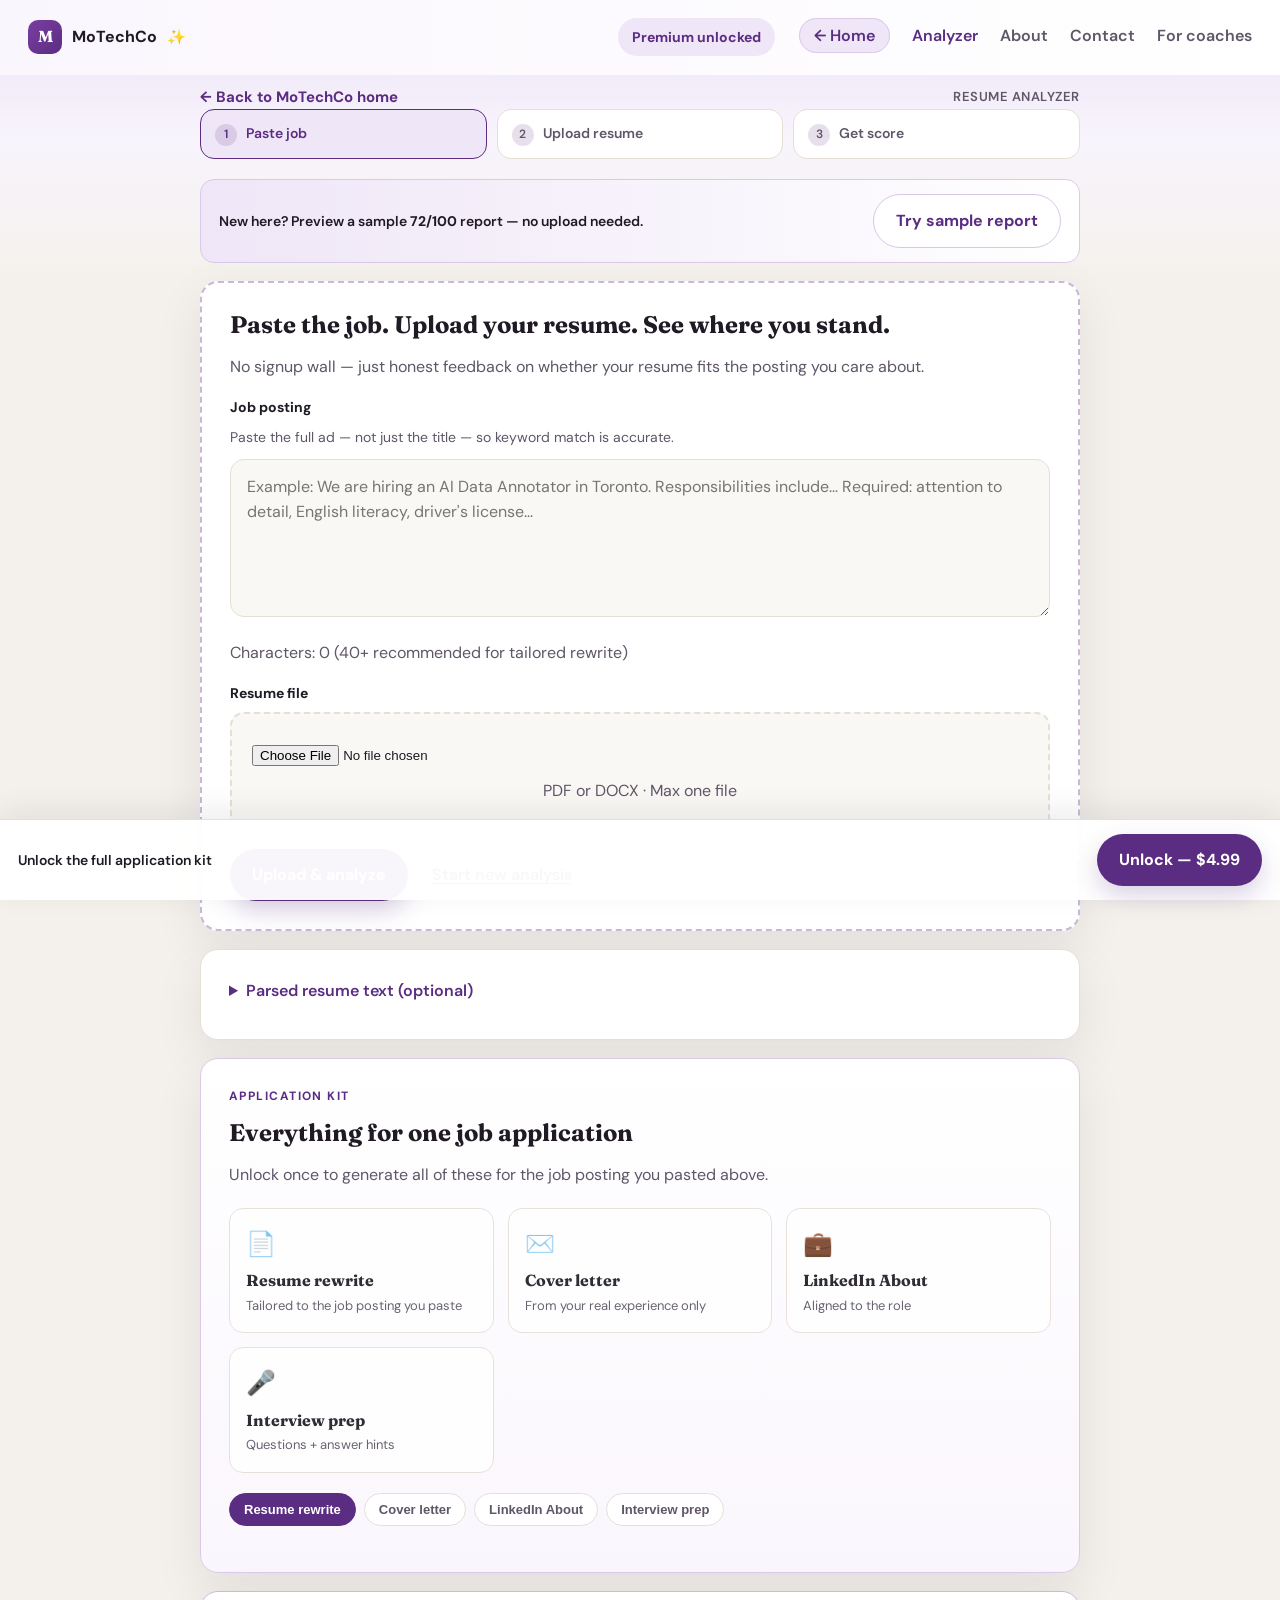
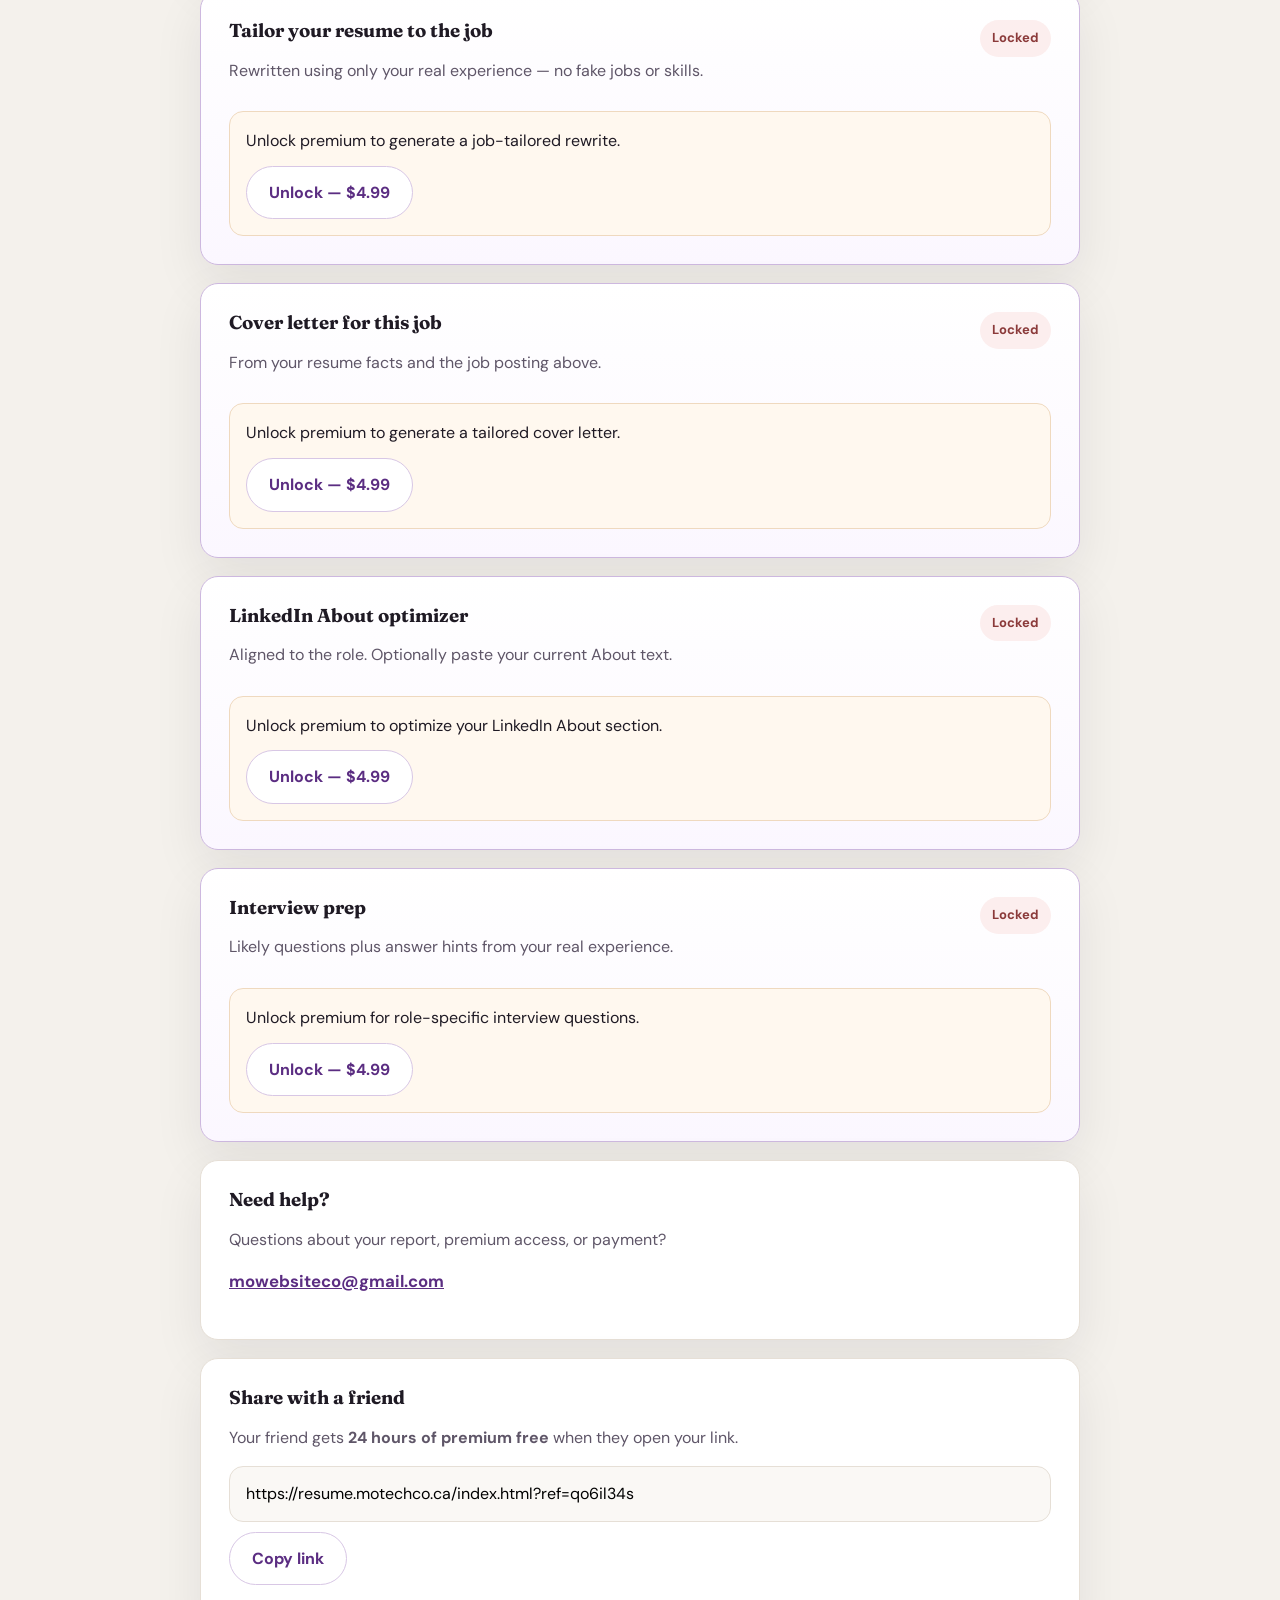
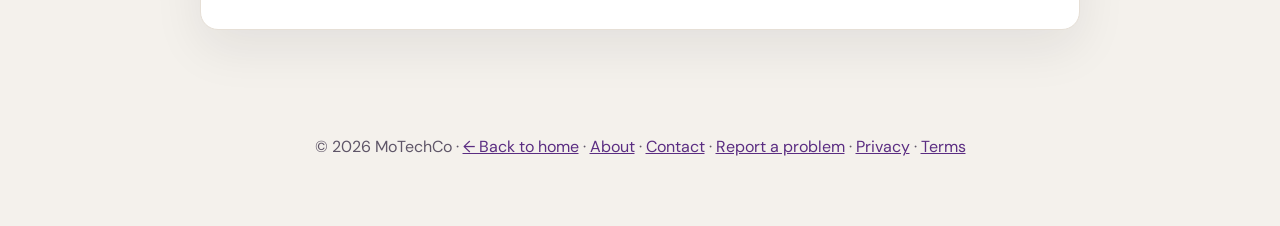
<file: index.html>
<!DOCTYPE html>
<html lang="en">
<head>
  <meta charset="UTF-8" />
  <meta name="viewport" content="width=device-width, initial-scale=1.0" />
  <script async src="https://www.googletagmanager.com/gtag/js?id=G-14JS9PFD1C"></script>
  <script>
    window.dataLayer = window.dataLayer || [];
    function gtag(){dataLayer.push(arguments);}
    gtag("js", new Date());
    gtag("config", "G-14JS9PFD1C");
  </script>
  <title>Resume Analyzer | MoTechCo</title>
  <meta name="description" content="Upload your resume for a clear score, ATS keyword feedback, and optional job-match analysis. A MoTechCo product." />
  <link rel="canonical" href="https://resume.motechco.ca/index.html" />
  <meta property="og:title" content="MoTechCo Resume Analyzer" />
  <meta property="og:description" content="Professional resume feedback in minutes. Free score, premium full report." />
  <meta property="og:url" content="https://resume.motechco.ca/index.html" />
  <link rel="icon" type="image/svg+xml" href="/favicon.svg" />
  <link rel="preconnect" href="https://backendaianalysers.onrender.com" />
  <link rel="preconnect" href="https://fonts.googleapis.com" />
  <link rel="preconnect" href="https://fonts.gstatic.com" crossorigin />
  <link href="https://fonts.googleapis.com/css2?family=DM+Sans:ital,opsz,wght@0,9..40,400;0,9..40,500;0,9..40,600;0,9..40,700&family=Fraunces:opsz,wght@9..144,600;9..144,700&display=swap" rel="stylesheet" />
  <link rel="stylesheet" href="style.css" />
  <link rel="stylesheet" href="phase4.css" />
</head>
<body class="analyzer-page">
  <nav class="top-nav analyzer-nav">
    <a class="brand" href="landing.html" title="Back to MoTechCo home"><span class="brand-mark">M</span> MoTechCo <span class="brand-sparkle" aria-hidden="true">✨</span></a>
    <div class="nav-links">
      <span id="premiumBadge" class="status-pill" hidden title="Full report and application kit unlocked on this device.">Premium unlocked</span>
      <a href="landing.html" class="nav-home-link">← Home</a>
      <a href="index.html" class="active">Analyzer</a>
      <a href="about.html">About</a>
      <a href="contact.html">Contact</a>
      <a href="for-coaches.html">For coaches</a>
    </div>
  </nav>

  <div class="analyzer-home-bar">
    <a href="landing.html" class="analyzer-home-link">← Back to MoTechCo home</a>
    <span class="analyzer-home-label">Resume Analyzer</span>
  </div>

  <div class="flow-steps" aria-label="Analysis steps">
    <div class="flow-step active" id="flowStep1"><span>1</span> Paste job</div>
    <div class="flow-step" id="flowStep2"><span>2</span> Upload resume</div>
    <div class="flow-step" id="flowStep3"><span>3</span> Get score</div>
  </div>

  <main class="page-main">
    <div class="demo-banner">
      <p>New here? Preview a sample <strong>72/100</strong> report — no upload needed.</p>
      <button type="button" id="demoReportBtn" class="btn-secondary">Try sample report</button>
    </div>

    <section class="panel upload-hero-panel">
      <h2 style="margin-top:0">Paste the job. Upload your resume. See where you stand.</h2>
      <p class="section-note">No signup wall — just honest feedback on whether your resume fits the posting you care about.</p>

      <label class="field-label" for="jobDescription">Job posting</label>
      <p class="paste-help">Paste the full ad — not just the title — so keyword match is accurate.</p>
      <textarea id="jobDescription" class="paste-field" rows="5" placeholder="Example: We are hiring an AI Data Annotator in Toronto. Responsibilities include... Required: attention to detail, English literacy, driver's license..."></textarea>
      <p id="jobDescHint" class="fine-print">Characters: <span id="jobCharCount">0</span> (40+ recommended for tailored rewrite)</p>

      <form id="uploadForm" enctype="multipart/form-data">
        <label class="field-label" for="resume">Resume file</label>
        <div class="file-drop file-drop-modern">
          <input type="file" id="resume" name="resume" accept=".pdf,.docx" required />
          <p class="fine-print" style="margin:10px 0 0">PDF or DOCX · Max one file</p>
        </div>
        <div class="actions">
          <button type="submit" id="submitBtn" class="btn-primary">Upload &amp; analyze</button>
          <button type="button" id="analyzeBtn" class="btn-secondary" style="display: none;">Run again</button>
          <button type="button" id="clearBtn" class="btn-ghost">Start new analysis</button>
        </div>
      </form>

      <div id="loading" class="loading">Working...</div>
      <div id="loadingProgress" class="loading-progress"><div class="loading-progress-bar"></div></div>
      <p id="loadingNote" class="loading-note"></p>
    </section>

    <details class="panel parsed-details">
      <summary>Parsed resume text (optional)</summary>
      <p class="section-note">Extracted from your file — read-only. Most people can skip this.</p>
      <pre id="output" class="selectable-pre">Upload a resume to see extracted text here.</pre>
    </details>

    <section id="resultsZone" class="panel results-zone" hidden>
      <div class="panel-head-row">
        <div>
          <h2>Your results</h2>
          <p class="section-note">Score, strengths, and what unlocks with the full application kit.</p>
        </div>
      </div>

      <div id="demoSampleBadge" class="demo-sample-badge" hidden>Sample report — upload your resume for a real score</div>

      <div id="scoreHero" class="score-hero" hidden aria-live="polite">
        <div class="score-hero-ring" id="scoreHeroRing"><span id="scoreHeroValue">--</span></div>
        <div>
          <p class="score-hero-label">Resume score</p>
          <p class="score-hero-note">Out of 100 — based on your uploaded text</p>
        </div>
      </div>

      <pre id="analysisOutput" class="selectable-pre">Your AI feedback will appear here after you upload a resume.</pre>

      <div id="previewBlurWrap" class="preview-blur-wrap" hidden>
        <div id="previewBlurContent" class="preview-blur-content"></div>
        <div class="preview-blur-overlay">
          <p>Full weaknesses, keywords &amp; formatting fixes</p>
          <button type="button" id="blurUnlockBtn" class="btn-primary">Unlock application kit — <span id="blurUnlockPrice">$4.99</span></button>
        </div>
      </div>

      <div id="freeLeadPanel" class="lead-capture" hidden>
        <p class="lead-capture-title">Email my free score</p>
        <p class="section-note">Get your score and top strengths in your inbox — plus a link to unlock when you are ready.</p>
        <div class="email-row">
          <input id="freeLeadEmail" type="email" placeholder="you@example.com" autocomplete="email" />
          <button type="button" id="freeLeadBtn" class="btn-secondary">Send my score</button>
        </div>
        <p id="freeLeadStatus" class="fine-print"></p>
      </div>

      <div id="quotaHelp" class="quota-help" hidden>
        <h4>Google AI limit reached — what to do</h4>
        <ol>
          <li>Wait <strong>2–3 minutes</strong> without clicking anything.</li>
          <li>Click <strong>Run again</strong> once.</li>
          <li>If it keeps failing: replace <strong>GEMINI_API_KEY</strong> on Render with a new key from <a href="https://aistudio.google.com/apikey" target="_blank" rel="noopener">Google AI Studio</a>.</li>
        </ol>
      </div>

      <div id="paywallBox" class="paywall-inline" hidden>
        <p class="paywall-title">Unlock the full application kit</p>
        <p class="section-note">One payment unlocks everything below — rewrite, cover letter, LinkedIn, interview prep, and export.</p>
        <ul class="paywall-list">
          <li>Weaknesses + ATS keyword gaps</li>
          <li>Job-tailored resume rewrite</li>
          <li>Cover letter + LinkedIn About</li>
          <li>Interview question prep</li>
          <li>Download, print, email &amp; share</li>
        </ul>
        <p class="price-tag compact"><span id="paywallPrice">$4.99</span> <span>one-time · 30 days on this device</span></p>
        <button type="button" id="unlockBtn" class="btn-primary">Unlock application kit — <span id="unlockBtnPrice">$4.99</span></button>
        <p id="paymentStatus" class="payment-status" hidden></p>
        <p class="fine-print">Secure checkout via Stripe · Digital product, all sales final — see <a href="terms.html">Terms</a> · <a href="privacy.html">Privacy</a></p>
      </div>
    </section>

    <section id="jobMatchPanel" class="panel" hidden>
      <h3>Job match</h3>
      <p id="jobFitSummary" class="section-note"></p>
      <div class="keyword-columns">
        <div>
          <h4>Matched</h4>
          <div id="matchedKeywords" class="keyword-list"></div>
        </div>
        <div>
          <h4>Missing</h4>
          <div id="missingJobKeywords" class="keyword-list missing"></div>
        </div>
      </div>
    </section>

    <section id="kitSection" class="panel kit-section">
      <div class="kit-intro">
        <p class="eyebrow dark">Application kit</p>
        <h2>Everything for one job application</h2>
        <p class="section-note">Unlock once to generate all of these for the job posting you pasted above.</p>
      </div>
      <div id="kitGrid" class="kit-grid"></div>
      <nav class="kit-nav" aria-label="Application kit tools">
        <button type="button" class="kit-tab active" data-kit="rewrite">Resume rewrite</button>
        <button type="button" class="kit-tab" data-kit="cover">Cover letter</button>
        <button type="button" class="kit-tab" data-kit="linkedin">LinkedIn About</button>
        <button type="button" class="kit-tab" data-kit="interview">Interview prep</button>
      </nav>
    </section>

    <section id="rewritePanel" class="panel rewrite-panel kit-panel-target">
      <div class="rewrite-head">
        <div>
          <h3>Tailor your resume to the job</h3>
          <p class="section-note">Rewritten using only your real experience — no fake jobs or skills.</p>
        </div>
        <span id="rewritePremiumTag" class="rewrite-tag locked">Locked</span>
      </div>

      <div id="rewriteLocked" class="rewrite-locked">
        <p>Unlock premium to generate a job-tailored rewrite.</p>
        <button type="button" id="rewriteUnlockBtn" class="btn-secondary">Unlock — $4.99</button>
      </div>

      <div id="rewriteTools" hidden>
        <div class="actions">
          <button type="button" id="rewriteBtn" class="btn-primary">Generate tailored resume</button>
          <button type="button" id="copyRewriteBtn" class="btn-secondary" style="display: none;">Copy resume text</button>
          <button type="button" id="downloadRewriteBtn" class="btn-secondary" style="display: none;">Download .txt</button>
        </div>
        <p id="rewriteStatus" class="fine-print"></p>
        <label class="field-label" for="rewriteOutput">Rewritten resume</label>
        <pre id="rewriteOutput" tabindex="0">Your tailored resume will appear here after you generate it.</pre>
        <p class="fine-print rewrite-disclaimer">Review everything before applying. See <a href="terms.html">Terms</a>.</p>
      </div>
    </section>

    <section id="coverLetterPanel" class="panel rewrite-panel kit-panel-target">
      <div class="rewrite-head">
        <div>
          <h3>Cover letter for this job</h3>
          <p class="section-note">From your resume facts and the job posting above.</p>
        </div>
        <span id="coverLetterPremiumTag" class="rewrite-tag locked">Locked</span>
      </div>

      <div id="coverLetterLocked" class="rewrite-locked">
        <p>Unlock premium to generate a tailored cover letter.</p>
        <button type="button" id="coverLetterUnlockBtn" class="btn-secondary">Unlock — $4.99</button>
      </div>

      <div id="coverLetterTools" hidden>
        <div class="actions">
          <button type="button" id="coverLetterBtn" class="btn-primary">Generate cover letter</button>
          <button type="button" id="copyCoverLetterBtn" class="btn-secondary" style="display: none;">Copy letter</button>
          <button type="button" id="downloadCoverLetterBtn" class="btn-secondary" style="display: none;">Download .txt</button>
        </div>
        <p id="coverLetterStatus" class="fine-print"></p>
        <label class="field-label" for="coverLetterOutput">Cover letter</label>
        <pre id="coverLetterOutput" tabindex="0">Your cover letter will appear here after you generate it.</pre>
      </div>
    </section>

    <section id="linkedInPanel" class="panel rewrite-panel kit-panel-target">
      <div class="rewrite-head">
        <div>
          <h3>LinkedIn About optimizer</h3>
          <p class="section-note">Aligned to the role. Optionally paste your current About text.</p>
        </div>
        <span id="linkedInPremiumTag" class="rewrite-tag locked">Locked</span>
      </div>

      <div id="linkedInLocked" class="rewrite-locked">
        <p>Unlock premium to optimize your LinkedIn About section.</p>
        <button type="button" id="linkedInUnlockBtn" class="btn-secondary">Unlock — $4.99</button>
      </div>

      <div id="linkedInTools" hidden>
        <label class="field-label" for="linkedInInput">Current LinkedIn About (optional)</label>
        <textarea id="linkedInInput" class="paste-field" rows="4" placeholder="Paste your current About, or leave blank."></textarea>
        <div class="actions">
          <button type="button" id="linkedInBtn" class="btn-primary">Optimize LinkedIn About</button>
          <button type="button" id="copyLinkedInBtn" class="btn-secondary" style="display: none;">Copy About</button>
          <button type="button" id="downloadLinkedInBtn" class="btn-secondary" style="display: none;">Download .txt</button>
        </div>
        <p id="linkedInStatus" class="fine-print"></p>
        <label class="field-label" for="linkedInOutput">Optimized About</label>
        <pre id="linkedInOutput" tabindex="0">Your LinkedIn About will appear here.</pre>
      </div>
    </section>

    <section id="interviewPanel" class="panel rewrite-panel kit-panel-target">
      <div class="rewrite-head">
        <div>
          <h3>Interview prep</h3>
          <p class="section-note">Likely questions plus answer hints from your real experience.</p>
        </div>
        <span id="interviewPremiumTag" class="rewrite-tag locked">Locked</span>
      </div>

      <div id="interviewLocked" class="rewrite-locked">
        <p>Unlock premium for role-specific interview questions.</p>
        <button type="button" id="interviewUnlockBtn" class="btn-secondary">Unlock — $4.99</button>
      </div>

      <div id="interviewTools" hidden>
        <div class="actions">
          <button type="button" id="interviewBtn" class="btn-primary">Generate interview prep</button>
          <button type="button" id="copyInterviewBtn" class="btn-secondary" style="display: none;">Copy prep</button>
          <button type="button" id="downloadInterviewBtn" class="btn-secondary" style="display: none;">Download .txt</button>
        </div>
        <p id="interviewStatus" class="fine-print"></p>
        <pre id="interviewOutput" tabindex="0">Interview questions and hints will appear here.</pre>
      </div>
    </section>

    <section id="sharePanel" class="panel" hidden>
      <h3>Export &amp; share</h3>
      <p class="section-note">Download everything you generated for this job in one file, or print to PDF.</p>
      <div class="share-actions">
        <button type="button" id="downloadApplicationPackBtn" class="btn-primary">Download application kit</button>
        <button type="button" id="printApplicationPackBtn" class="btn-secondary">Print kit as PDF</button>
        <button type="button" id="downloadCardBtn" class="btn-secondary">Score card</button>
        <button type="button" id="downloadReportBtn" class="btn-secondary">Report only</button>
        <button type="button" id="printReportBtn" class="btn-secondary">Print report</button>
        <button type="button" id="copyShareBtn" class="btn-secondary">Copy caption</button>
        <button type="button" id="linkedinShareBtn" class="btn-secondary">LinkedIn</button>
        <button type="button" id="twitterShareBtn" class="btn-secondary">X</button>
      </div>
    </section>

    <section id="emailPanel" class="panel" hidden>
      <h3>Email this report</h3>
      <p id="emailHelpText">Send a copy to yourself after unlocking premium.</p>
      <div class="email-row">
        <input id="emailInput" type="email" placeholder="you@example.com" />
        <button type="button" id="emailReportBtn" class="btn-primary">Send to my inbox</button>
      </div>
      <p id="emailStatus" class="fine-print"></p>
    </section>

    <section id="contactPanel" class="panel contact-panel">
      <h3>Need help?</h3>
      <p id="contactHelpText" class="section-note">Questions about your report, premium access, or payment?</p>
      <p><a id="contactEmailLink" href="mailto:mowebsiteco@gmail.com?subject=MoTechCo%20Resume%20Analyzer%20help">mowebsiteco@gmail.com</a></p>
    </section>

    <section class="panel referral-panel">
      <h3>Share with a friend</h3>
      <p class="section-note">Your friend gets <strong>24 hours of premium free</strong> when they open your link.</p>
      <div class="referral-row">
        <input id="referralLink" type="text" readonly aria-label="Your referral link" />
        <button type="button" id="copyReferralBtn" class="btn-secondary">Copy link</button>
      </div>
      <p id="referralStatus" class="fine-print"></p>
    </section>
  </main>

  <div id="stickyUnlockBar" class="sticky-unlock" hidden>
    <p id="stickyUnlockText">Unlock the full application kit</p>
    <button type="button" id="stickyUnlockBtn" class="btn-primary">Unlock — <span id="stickyUnlockPrice">$4.99</span></button>
  </div>

  <footer class="site-footer">
    <p>© 2026 MoTechCo · <a href="landing.html">← Back to home</a> · <a href="about.html">About</a> · <a href="contact.html">Contact</a> · <a href="report.html">Report a problem</a> · <a href="privacy.html">Privacy</a> · <a href="terms.html">Terms</a></p>
  </footer>

  <script src="demo.js"></script>
  <script src="share.js"></script>
  <script src="script.js"></script>
</body>
</html>
</file>
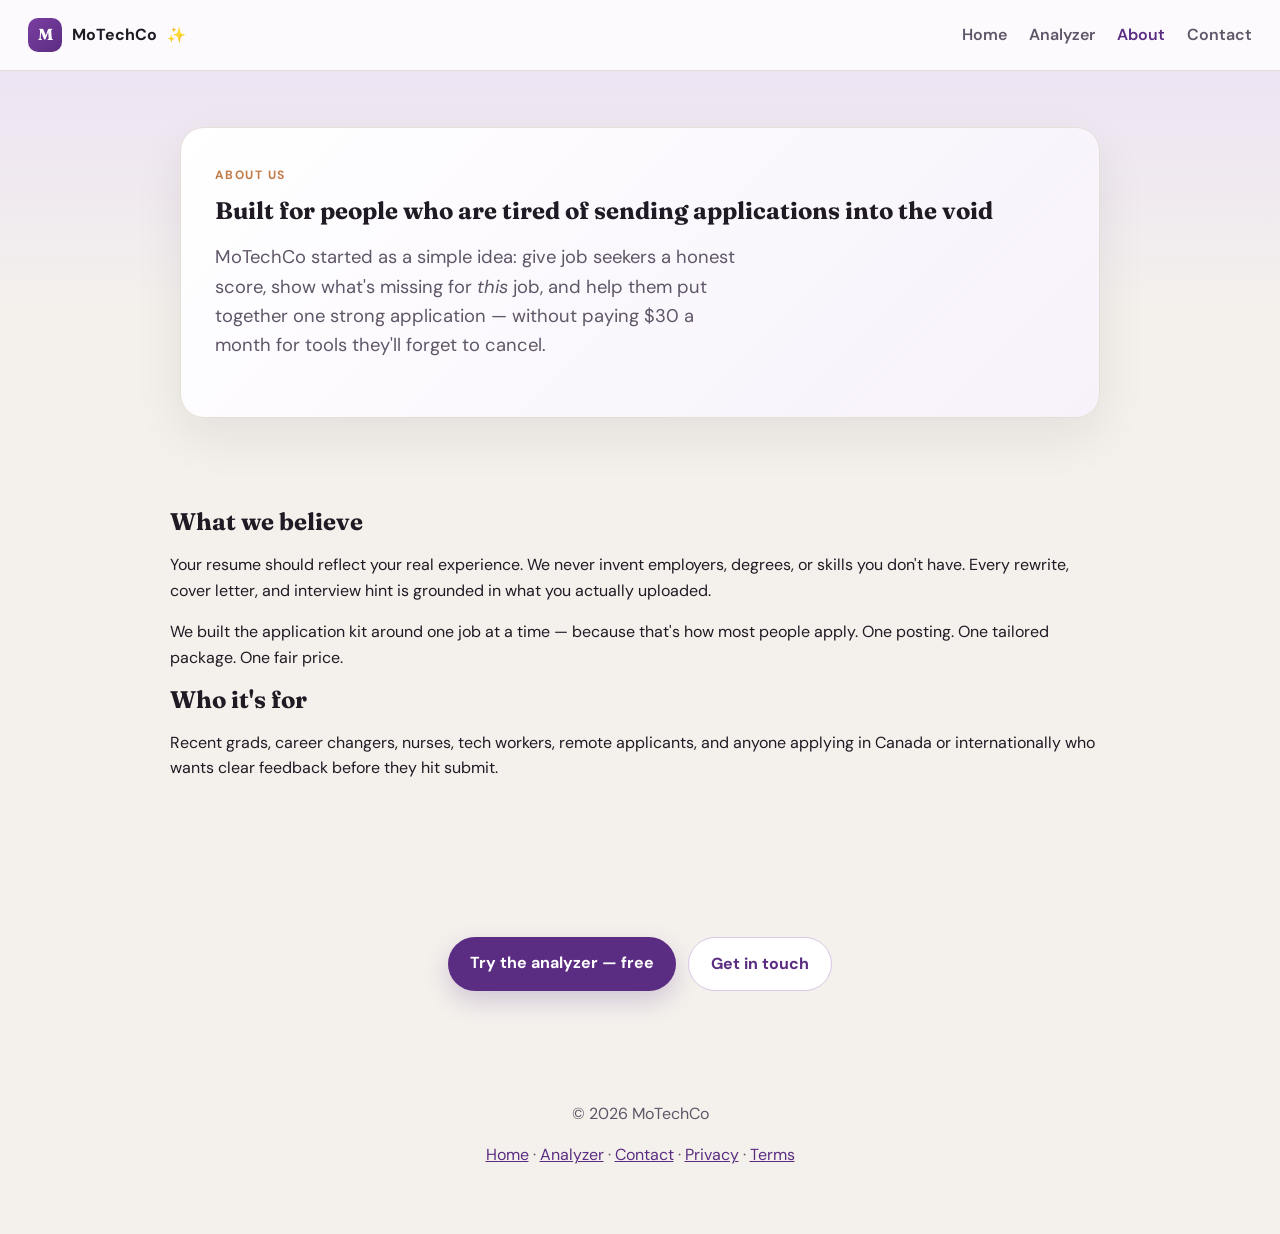
<file: about.html>
<!DOCTYPE html>
<html lang="en">
<head>
  <meta charset="UTF-8" />
  <meta name="viewport" content="width=device-width, initial-scale=1.0" />
  <title>About MoTechCo | Resume Analyzer</title>
  <meta name="description" content="MoTechCo helps job seekers in Canada and beyond get clear resume feedback without another monthly subscription." />
  <link rel="canonical" href="https://resume.motechco.ca/about.html" />
  <link rel="icon" type="image/svg+xml" href="/favicon.svg" />
  <link rel="preconnect" href="https://fonts.googleapis.com" />
  <link rel="preconnect" href="https://fonts.gstatic.com" crossorigin />
  <link href="https://fonts.googleapis.com/css2?family=DM+Sans:ital,opsz,wght@0,9..40,400;0,9..40,500;0,9..40,600;0,9..40,700&family=Fraunces:opsz,wght@9..144,600;9..144,700&display=swap" rel="stylesheet" />
  <link rel="stylesheet" href="style.css" />
  <link rel="stylesheet" href="phase4.css" />
</head>
<body class="landing-page">
  <nav class="top-nav">
    <a class="brand" href="landing.html"><span class="brand-mark">M</span> MoTechCo <span class="brand-sparkle" aria-hidden="true">✨</span></a>
    <div class="nav-links">
      <a href="landing.html">Home</a>
      <a href="index.html">Analyzer</a>
      <a href="about.html" class="active">About</a>
      <a href="contact.html">Contact</a>
    </div>
  </nav>

  <section class="page-hero">
    <div class="page-hero-inner">
      <p class="eyebrow">About us</p>
      <h1>Built for people who are tired of sending applications into the void</h1>
      <p class="hero-copy">MoTechCo started as a simple idea: give job seekers a honest score, show what's missing for <em>this</em> job, and help them put together one strong application — without paying $30 a month for tools they'll forget to cancel.</p>
    </div>
  </section>

  <section class="seo-copy">
    <h2>What we believe</h2>
    <p>Your resume should reflect your real experience. We never invent employers, degrees, or skills you don't have. Every rewrite, cover letter, and interview hint is grounded in what you actually uploaded.</p>
    <p>We built the application kit around one job at a time — because that's how most people apply. One posting. One tailored package. One fair price.</p>
    <h2>Who it's for</h2>
    <p>Recent grads, career changers, nurses, tech workers, remote applicants, and anyone applying in Canada or internationally who wants clear feedback before they hit submit.</p>
  </section>

  <section class="how-section">
    <div class="hero-actions">
      <a href="index.html" class="cta-btn btn-primary primary-cta">Try the analyzer — free</a>
      <a href="contact.html" class="cta-btn btn-secondary secondary-cta">Get in touch</a>
    </div>
  </section>

  <footer class="footer site-footer landing-footer">
    <p>© 2026 MoTechCo</p>
    <p class="footer-links">
      <a href="landing.html">Home</a> ·
      <a href="index.html">Analyzer</a> ·
      <a href="contact.html">Contact</a> ·
      <a href="privacy.html">Privacy</a> ·
      <a href="terms.html">Terms</a>
    </p>
  </footer>
</body>
</html>
</file>
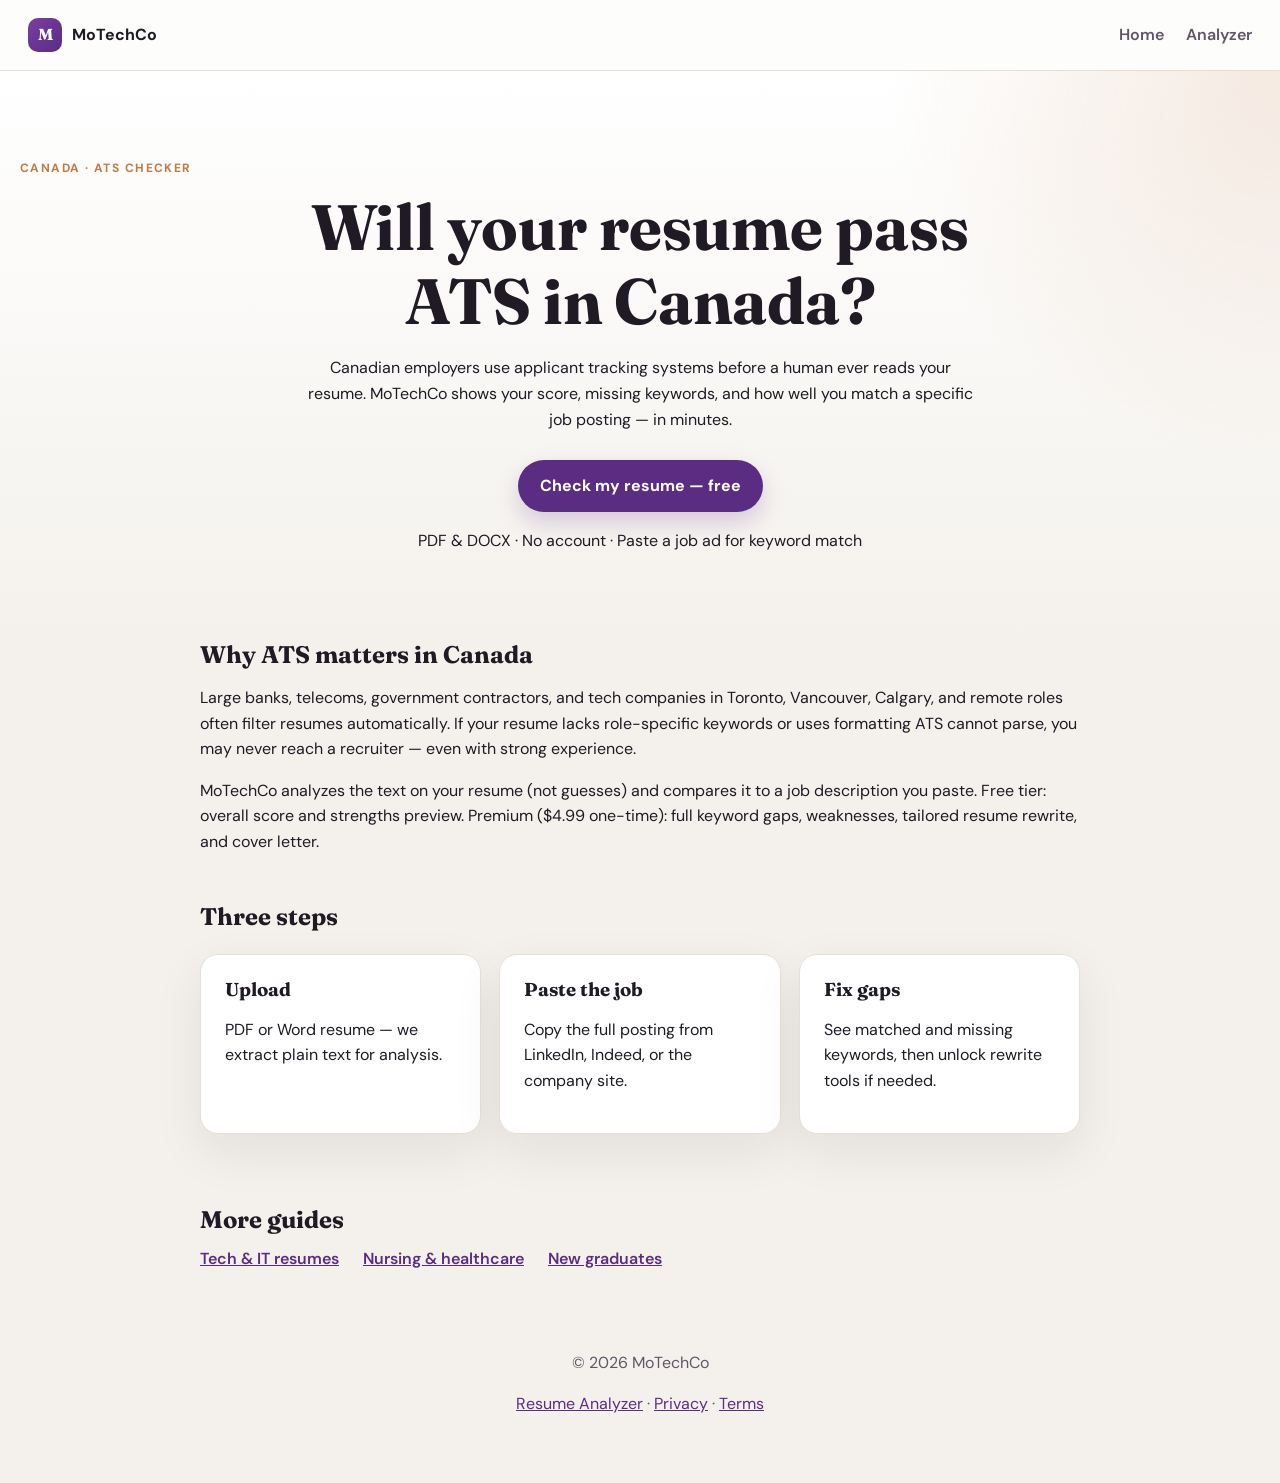
<file: ats-checker-canada.html>
<!DOCTYPE html>
<html lang="en-CA">
<head>
  <meta charset="UTF-8" />
  <meta name="viewport" content="width=device-width, initial-scale=1.0" />
  <script async src="https://www.googletagmanager.com/gtag/js?id=G-14JS9PFD1C"></script>
  <script>
    window.dataLayer = window.dataLayer || [];
    function gtag(){dataLayer.push(arguments);}
    gtag("js", new Date());
    gtag("config", "G-14JS9PFD1C");
  </script>
  <title>Free ATS Resume Checker for Canada | MoTechCo</title>
  <meta name="description" content="Check if your Canadian resume passes ATS filters. Free score, keyword gaps, and job-match feedback. Premium unlocks full report, rewrite, and cover letter." />
  <link rel="canonical" href="https://resume.motechco.ca/ats-checker-canada.html" />
  <meta property="og:title" content="ATS Resume Checker Canada — MoTechCo" />
  <meta property="og:description" content="Upload your resume for ATS keyword feedback tailored to Canadian job postings." />
  <link rel="icon" type="image/svg+xml" href="/favicon.svg" />
  <link rel="preconnect" href="https://fonts.googleapis.com" />
  <link rel="preconnect" href="https://fonts.gstatic.com" crossorigin />
  <link href="https://fonts.googleapis.com/css2?family=DM+Sans:ital,opsz,wght@0,9..40,400;0,9..40,500;0,9..40,600;0,9..40,700&family=Fraunces:opsz,wght@9..144,600;9..144,700&display=swap" rel="stylesheet" />
  <link rel="stylesheet" href="style.css" />
</head>
<body class="landing-page seo-page">
  <nav class="top-nav">
    <a class="brand" href="landing.html"><span class="brand-mark">M</span> MoTechCo</a>
    <div class="nav-links">
      <a href="landing.html">Home</a>
      <a href="index.html">Analyzer</a>
    </div>
  </nav>

  <section class="hero landing-hero">
    <p class="eyebrow">Canada · ATS checker</p>
    <h1>Will your resume pass ATS in Canada?</h1>
    <p class="hero-copy">Canadian employers use applicant tracking systems before a human ever reads your resume. MoTechCo shows your score, missing keywords, and how well you match a specific job posting — in minutes.</p>
    <div class="hero-actions">
      <a href="index.html" class="cta-btn btn-primary primary-cta">Check my resume — free</a>
    </div>
    <p class="trust-line">PDF &amp; DOCX · No account · Paste a job ad for keyword match</p>
  </section>

  <section class="seo-copy">
    <h2>Why ATS matters in Canada</h2>
    <p>Large banks, telecoms, government contractors, and tech companies in Toronto, Vancouver, Calgary, and remote roles often filter resumes automatically. If your resume lacks role-specific keywords or uses formatting ATS cannot parse, you may never reach a recruiter — even with strong experience.</p>
    <p>MoTechCo analyzes the text on your resume (not guesses) and compares it to a job description you paste. Free tier: overall score and strengths preview. Premium ($4.99 one-time): full keyword gaps, weaknesses, tailored resume rewrite, and cover letter.</p>
  </section>

  <section class="how-section">
    <h2>Three steps</h2>
    <div class="how-grid">
      <article class="how-card"><h3>Upload</h3><p>PDF or Word resume — we extract plain text for analysis.</p></article>
      <article class="how-card"><h3>Paste the job</h3><p>Copy the full posting from LinkedIn, Indeed, or the company site.</p></article>
      <article class="how-card"><h3>Fix gaps</h3><p>See matched and missing keywords, then unlock rewrite tools if needed.</p></article>
    </div>
  </section>

  <section class="seo-guides">
    <h2>More guides</h2>
    <ul class="guide-links">
      <li><a href="resume-analyzer-tech.html">Tech &amp; IT resumes</a></li>
      <li><a href="resume-analyzer-nurses.html">Nursing &amp; healthcare</a></li>
      <li><a href="resume-analyzer-new-grads.html">New graduates</a></li>
    </ul>
  </section>

  <footer class="footer site-footer landing-footer">
    <p>© 2026 MoTechCo</p>
    <p class="footer-links">
      <a href="index.html">Resume Analyzer</a> ·
      <a href="privacy.html">Privacy</a> ·
      <a href="terms.html">Terms</a>
    </p>
  </footer>
</body>
</html>
</file>
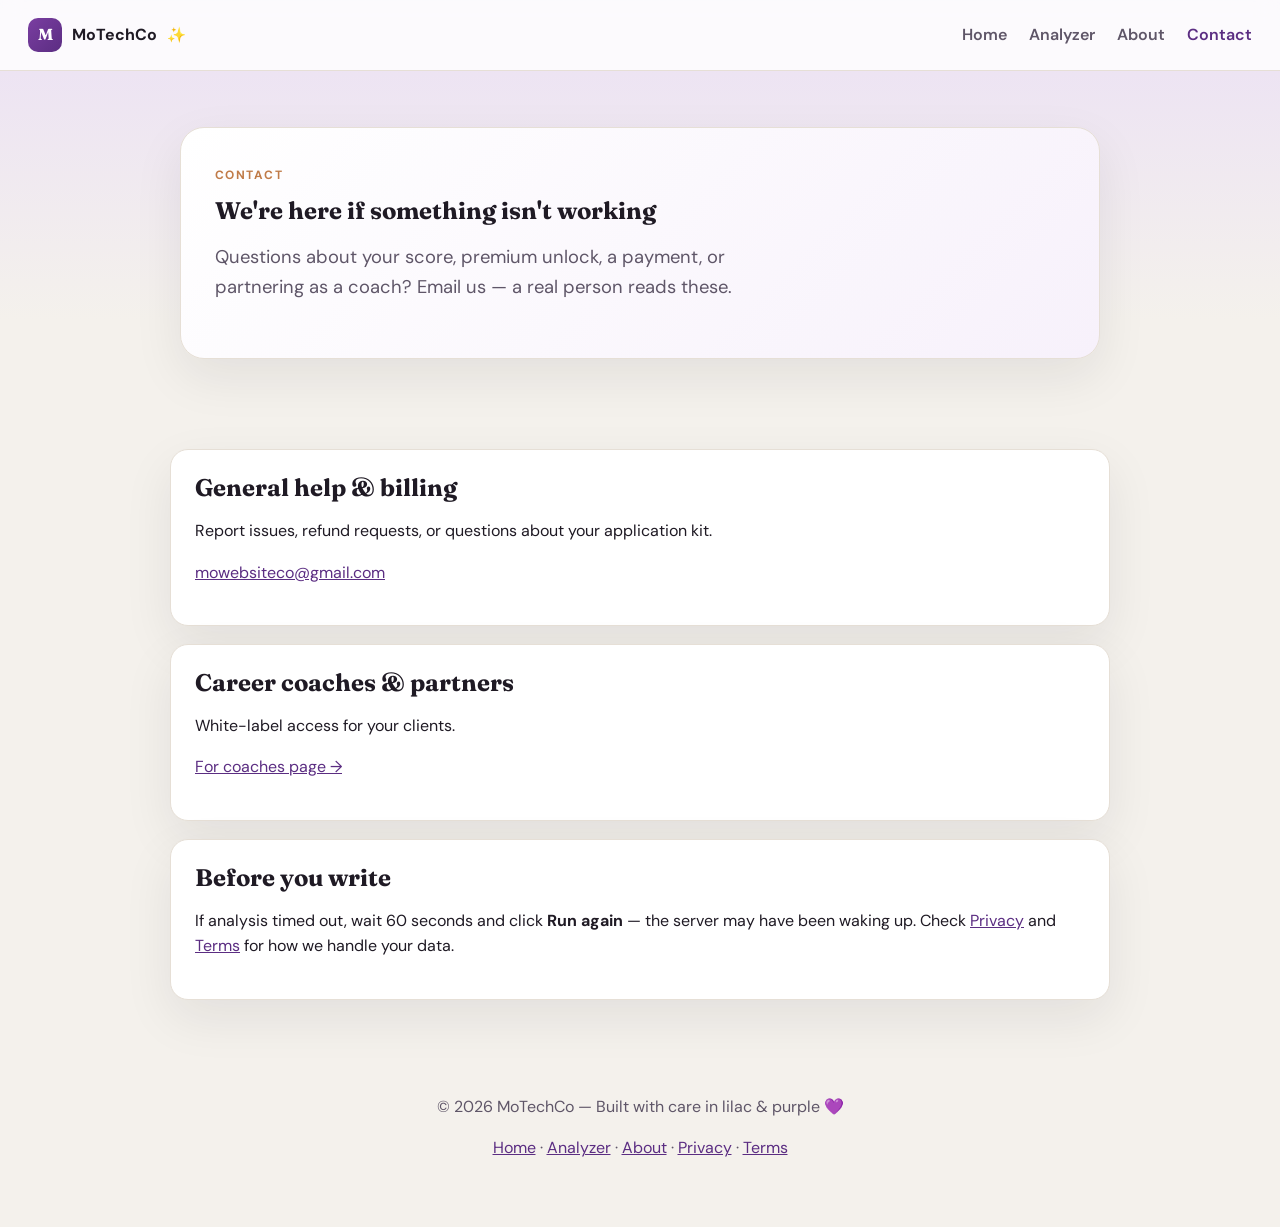
<file: contact.html>
<!DOCTYPE html>
<html lang="en">
<head>
  <meta charset="UTF-8" />
  <meta name="viewport" content="width=device-width, initial-scale=1.0" />
  <title>Contact MoTechCo | Help &amp; billing</title>
  <meta name="description" content="Contact MoTechCo for help with your resume report, premium access, billing, or coach partnerships." />
  <link rel="canonical" href="https://resume.motechco.ca/contact.html" />
  <link rel="icon" type="image/svg+xml" href="/favicon.svg" />
  <link rel="preconnect" href="https://fonts.googleapis.com" />
  <link rel="preconnect" href="https://fonts.gstatic.com" crossorigin />
  <link href="https://fonts.googleapis.com/css2?family=DM+Sans:ital,opsz,wght@0,9..40,400;0,9..40,500;0,9..40,600;0,9..40,700&family=Fraunces:opsz,wght@9..144,600;9..144,700&display=swap" rel="stylesheet" />
  <link rel="stylesheet" href="style.css" />
  <link rel="stylesheet" href="phase4.css" />
</head>
<body class="landing-page">
  <nav class="top-nav">
    <a class="brand" href="landing.html"><span class="brand-mark">M</span> MoTechCo <span class="brand-sparkle" aria-hidden="true">✨</span></a>
    <div class="nav-links">
      <a href="landing.html">Home</a>
      <a href="index.html">Analyzer</a>
      <a href="about.html">About</a>
      <a href="contact.html" class="active">Contact</a>
    </div>
  </nav>

  <section class="page-hero">
    <div class="page-hero-inner">
      <p class="eyebrow">Contact</p>
      <h1>We're here if something isn't working</h1>
      <p class="hero-copy">Questions about your score, premium unlock, a payment, or partnering as a coach? Email us — a real person reads these.</p>
    </div>
  </section>

  <section class="seo-copy contact-cards">
    <article class="how-card">
      <h2>General help &amp; billing</h2>
      <p>Report issues, refund requests, or questions about your application kit.</p>
      <p><a href="mailto:mowebsiteco@gmail.com?subject=MoTechCo%20help">mowebsiteco@gmail.com</a></p>
    </article>
    <article class="how-card">
      <h2>Career coaches &amp; partners</h2>
      <p>White-label access for your clients.</p>
      <p><a href="for-coaches.html">For coaches page →</a></p>
    </article>
    <article class="how-card">
      <h2>Before you write</h2>
      <p>If analysis timed out, wait 60 seconds and click <strong>Run again</strong> — the server may have been waking up. Check <a href="privacy.html">Privacy</a> and <a href="terms.html">Terms</a> for how we handle your data.</p>
    </article>
  </section>

  <footer class="footer site-footer landing-footer">
    <p>© 2026 MoTechCo — Built with care in lilac &amp; purple 💜</p>
    <p class="footer-links">
      <a href="landing.html">Home</a> ·
      <a href="index.html">Analyzer</a> ·
      <a href="about.html">About</a> ·
      <a href="privacy.html">Privacy</a> ·
      <a href="terms.html">Terms</a>
    </p>
  </footer>
</body>
</html>
</file>
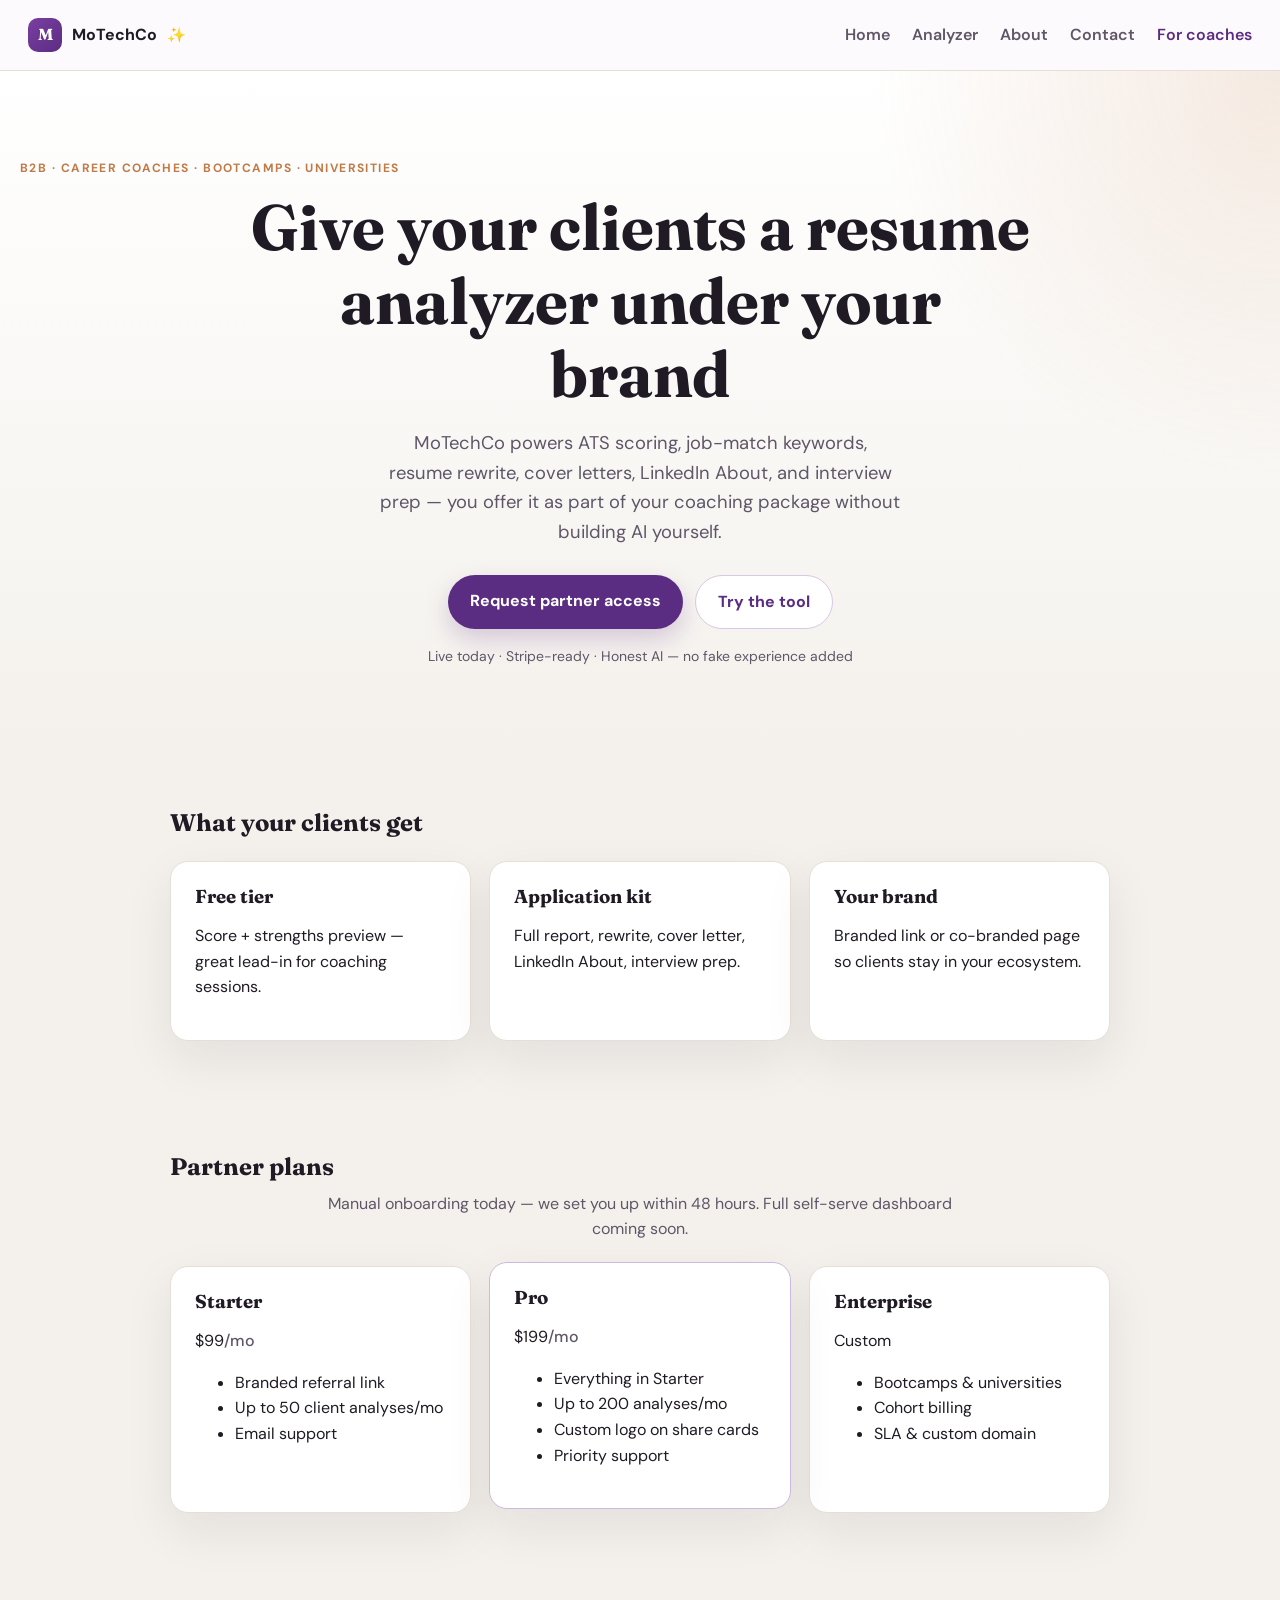
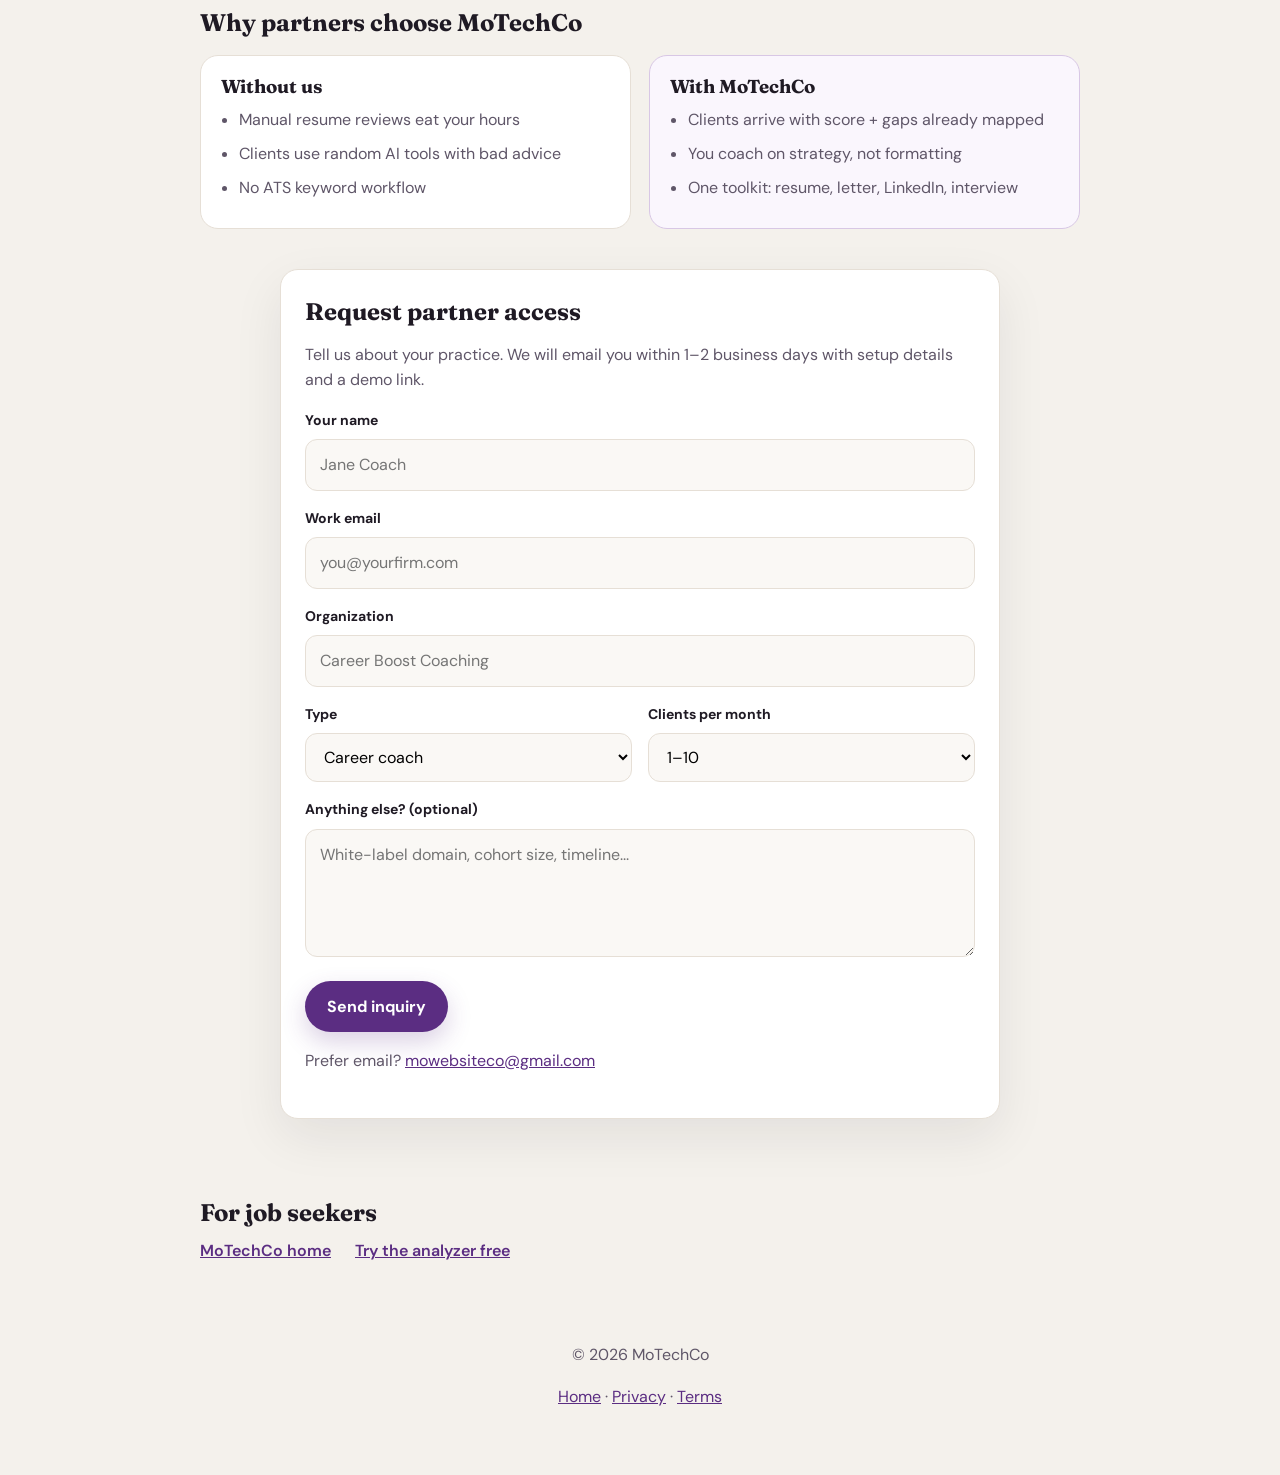
<file: for-coaches.html>
<!DOCTYPE html>
<html lang="en">
<head>
  <meta charset="UTF-8" />
  <meta name="viewport" content="width=device-width, initial-scale=1.0" />
  <script async src="https://www.googletagmanager.com/gtag/js?id=G-14JS9PFD1C"></script>
  <script>
    window.dataLayer = window.dataLayer || [];
    function gtag(){dataLayer.push(arguments);}
    gtag("js", new Date());
    gtag("config", "G-14JS9PFD1C");
  </script>
  <title>White-Label Resume Analyzer for Coaches &amp; Bootcamps | MoTechCo</title>
  <meta name="description" content="Offer MoTechCo Resume Analyzer to your clients — ATS scoring, job match, rewrite, cover letter, LinkedIn, and interview prep under your brand." />
  <link rel="canonical" href="https://resume.motechco.ca/for-coaches.html" />
  <link rel="icon" type="image/svg+xml" href="/favicon.svg" />
  <link rel="preconnect" href="https://fonts.googleapis.com" />
  <link rel="preconnect" href="https://fonts.gstatic.com" crossorigin />
  <link href="https://fonts.googleapis.com/css2?family=DM+Sans:ital,opsz,wght@0,9..40,400;0,9..40,500;0,9..40,600;0,9..40,700&family=Fraunces:opsz,wght@9..144,600;9..144,700&display=swap" rel="stylesheet" />
  <link rel="stylesheet" href="style.css" />
  <link rel="stylesheet" href="phase4.css" />
</head>
<body class="landing-page partner-page">
  <nav class="top-nav">
    <a class="brand" href="landing.html"><span class="brand-mark">M</span> MoTechCo <span class="brand-sparkle" aria-hidden="true">✨</span></a>
    <div class="nav-links">
      <a href="landing.html">Home</a>
      <a href="index.html">Analyzer</a>
      <a href="about.html">About</a>
      <a href="contact.html">Contact</a>
      <a href="for-coaches.html" class="active">For coaches</a>
    </div>
  </nav>

  <section class="hero landing-hero">
    <p class="eyebrow">B2B · Career coaches · Bootcamps · Universities</p>
    <h1>Give your clients a resume analyzer under your brand</h1>
    <p class="hero-copy">MoTechCo powers ATS scoring, job-match keywords, resume rewrite, cover letters, LinkedIn About, and interview prep — you offer it as part of your coaching package without building AI yourself.</p>
    <div class="hero-actions">
      <a href="#inquiry" class="cta-btn btn-primary primary-cta">Request partner access</a>
      <a href="index.html" class="cta-btn btn-secondary secondary-cta">Try the tool</a>
    </div>
    <p class="trust-line">Live today · Stripe-ready · Honest AI — no fake experience added</p>
  </section>

  <section class="how-section">
    <h2>What your clients get</h2>
    <div class="how-grid">
      <article class="how-card">
        <h3>Free tier</h3>
        <p>Score + strengths preview — great lead-in for coaching sessions.</p>
      </article>
      <article class="how-card">
        <h3>Application kit</h3>
        <p>Full report, rewrite, cover letter, LinkedIn About, interview prep.</p>
      </article>
      <article class="how-card">
        <h3>Your brand</h3>
        <p>Branded link or co-branded page so clients stay in your ecosystem.</p>
      </article>
    </div>
  </section>

  <section class="pricing-section partner-pricing">
    <h2>Partner plans</h2>
    <p class="section-note partner-pricing-note">Manual onboarding today — we set you up within 48 hours. Full self-serve dashboard coming soon.</p>
    <div class="pricing-grid pricing-grid-three">
      <article class="pricing-card">
        <h3>Starter</h3>
        <p class="price">$99<span class="price-period">/mo</span></p>
        <ul>
          <li>Branded referral link</li>
          <li>Up to 50 client analyses/mo</li>
          <li>Email support</li>
        </ul>
      </article>
      <article class="pricing-card featured">
        <h3>Pro</h3>
        <p class="price">$199<span class="price-period">/mo</span></p>
        <ul>
          <li>Everything in Starter</li>
          <li>Up to 200 analyses/mo</li>
          <li>Custom logo on share cards</li>
          <li>Priority support</li>
        </ul>
      </article>
      <article class="pricing-card">
        <h3>Enterprise</h3>
        <p class="price">Custom</p>
        <ul>
          <li>Bootcamps &amp; universities</li>
          <li>Cohort billing</li>
          <li>SLA &amp; custom domain</li>
        </ul>
      </article>
    </div>
  </section>

  <section class="before-after">
    <h2>Why partners choose MoTechCo</h2>
    <div class="compare-grid">
      <article class="compare-card">
        <h3>Without us</h3>
        <ul>
          <li>Manual resume reviews eat your hours</li>
          <li>Clients use random AI tools with bad advice</li>
          <li>No ATS keyword workflow</li>
        </ul>
      </article>
      <article class="compare-card compare-highlight">
        <h3>With MoTechCo</h3>
        <ul>
          <li>Clients arrive with score + gaps already mapped</li>
          <li>You coach on strategy, not formatting</li>
          <li>One toolkit: resume, letter, LinkedIn, interview</li>
        </ul>
      </article>
    </div>
  </section>

  <section id="inquiry" class="panel partner-inquiry-panel">
    <h2>Request partner access</h2>
    <p class="section-note">Tell us about your practice. We will email you within 1–2 business days with setup details and a demo link.</p>
    <form id="partnerForm" class="partner-form">
      <div class="partner-form-row">
        <label class="field-label" for="partnerName">Your name</label>
        <input id="partnerName" name="name" type="text" required placeholder="Jane Coach" />
      </div>
      <div class="partner-form-row">
        <label class="field-label" for="partnerEmail">Work email</label>
        <input id="partnerEmail" name="email" type="email" required placeholder="you@yourfirm.com" />
      </div>
      <div class="partner-form-row">
        <label class="field-label" for="partnerOrg">Organization</label>
        <input id="partnerOrg" name="organization" type="text" required placeholder="Career Boost Coaching" />
      </div>
      <div class="partner-form-row partner-form-split">
        <div>
          <label class="field-label" for="partnerType">Type</label>
          <select id="partnerType" name="orgType">
            <option value="career-coach">Career coach</option>
            <option value="bootcamp">Coding / skills bootcamp</option>
            <option value="university">University / college</option>
            <option value="agency">Staffing / agency</option>
            <option value="other">Other</option>
          </select>
        </div>
        <div>
          <label class="field-label" for="partnerClients">Clients per month</label>
          <select id="partnerClients" name="clientsPerMonth">
            <option value="1-10">1–10</option>
            <option value="11-50">11–50</option>
            <option value="51-200">51–200</option>
            <option value="200+">200+</option>
          </select>
        </div>
      </div>
      <div class="partner-form-row">
        <label class="field-label" for="partnerMessage">Anything else? (optional)</label>
        <textarea id="partnerMessage" name="message" rows="4" placeholder="White-label domain, cohort size, timeline..."></textarea>
      </div>
      <button type="submit" id="partnerSubmitBtn" class="btn-primary">Send inquiry</button>
      <p id="partnerFormStatus" class="fine-print"></p>
    </form>
    <p class="fine-print">Prefer email? <a href="mailto:mowebsiteco@gmail.com?subject=MoTechCo%20partner%20inquiry">mowebsiteco@gmail.com</a></p>
  </section>

  <section class="seo-guides">
    <h2>For job seekers</h2>
    <ul class="guide-links">
      <li><a href="landing.html">MoTechCo home</a></li>
      <li><a href="index.html">Try the analyzer free</a></li>
    </ul>
  </section>

  <footer class="footer site-footer landing-footer">
    <p>© 2026 MoTechCo</p>
    <p class="footer-links">
      <a href="landing.html">Home</a> ·
      <a href="privacy.html">Privacy</a> ·
      <a href="terms.html">Terms</a>
    </p>
  </footer>

  <script src="for-coaches.js"></script>
</body>
</html>
</file>
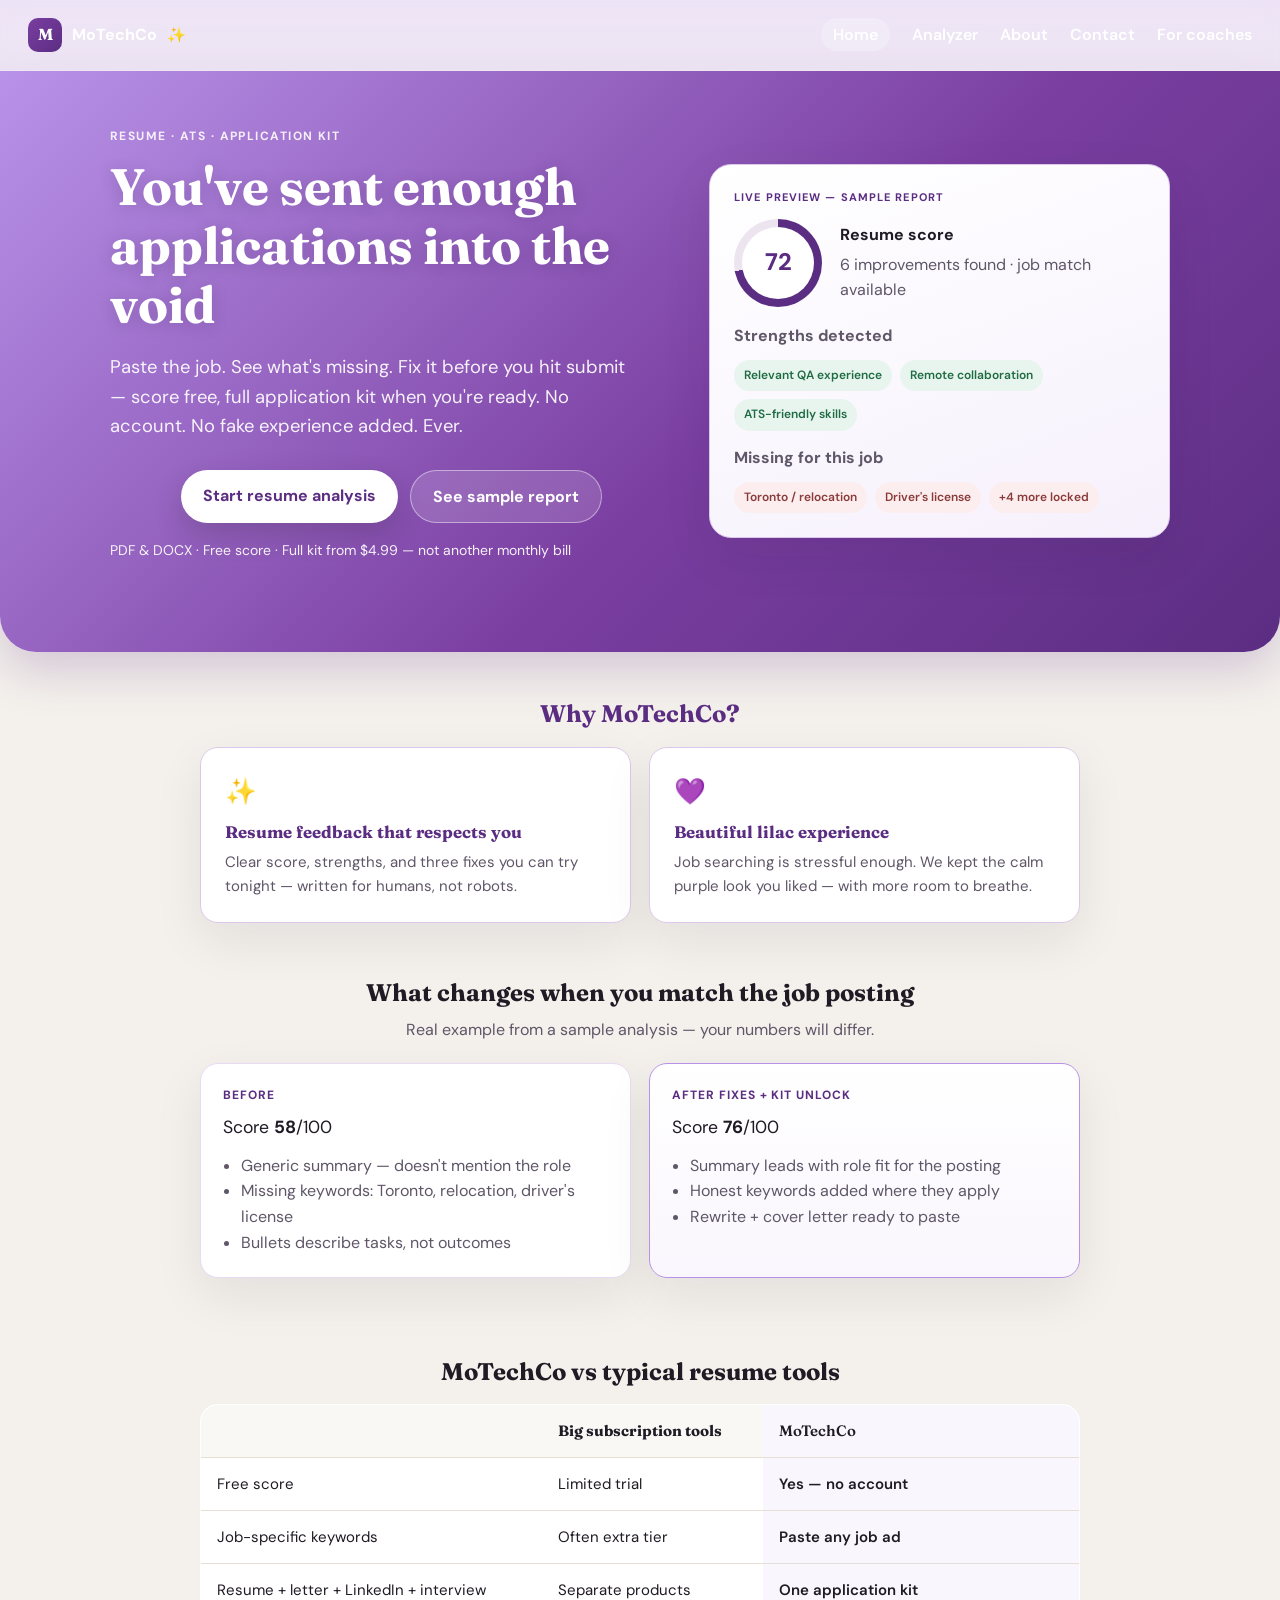
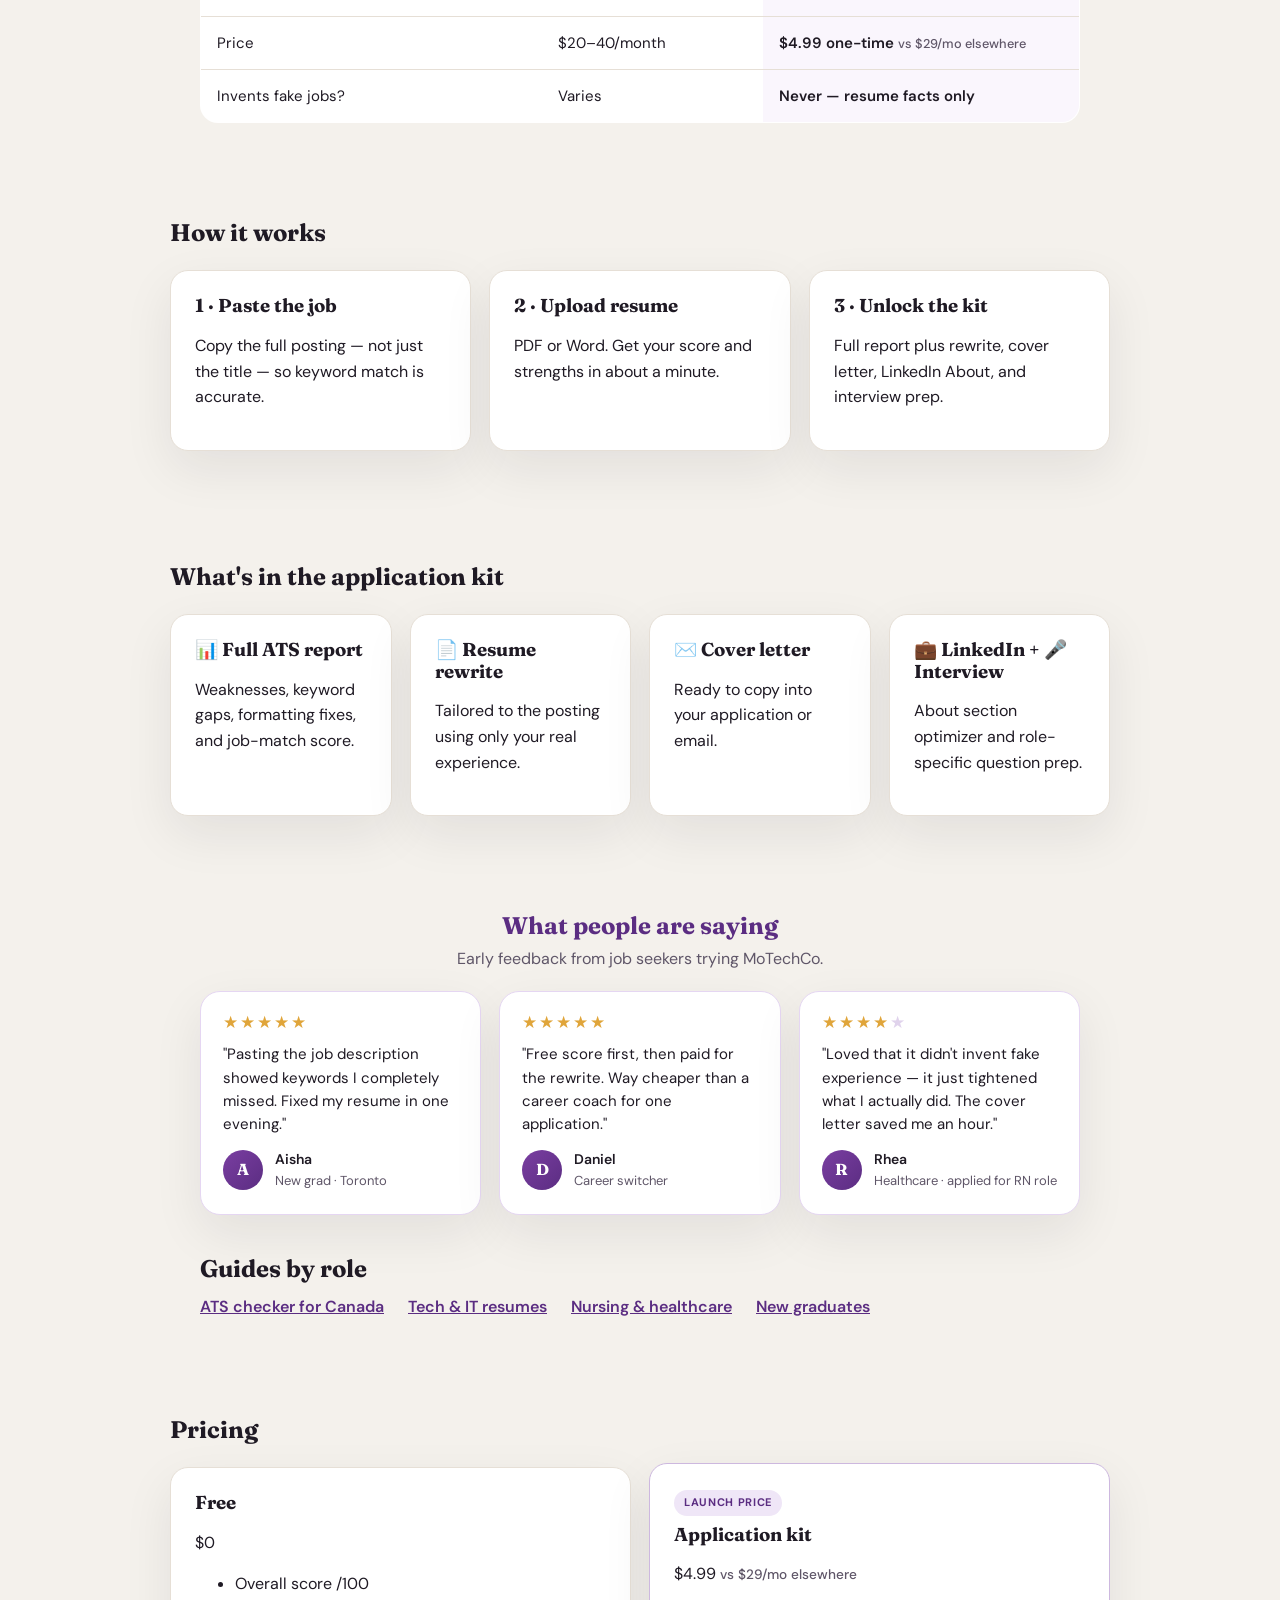
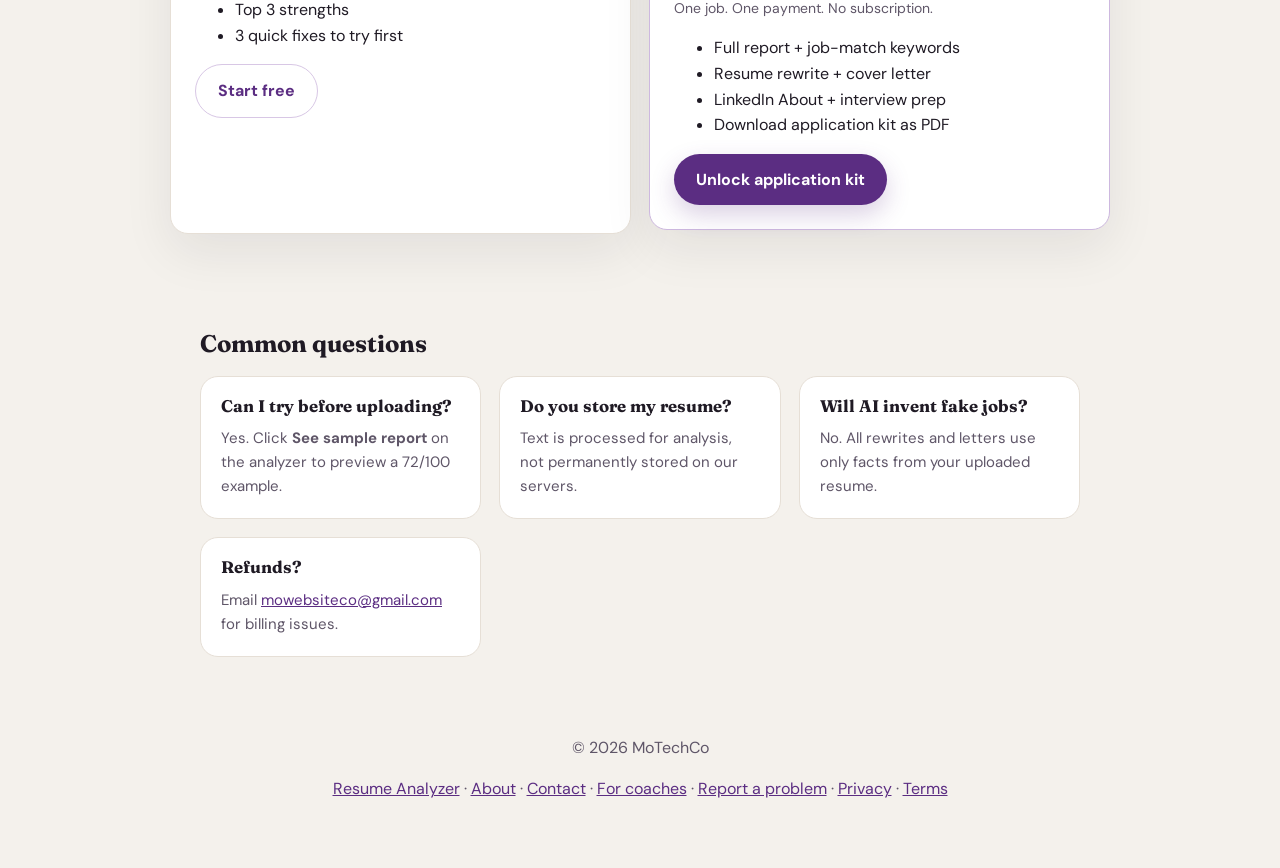
<file: landing.html>
<!DOCTYPE html>
<html lang="en">
<head>
  <meta charset="UTF-8" />
  <meta name="viewport" content="width=device-width, initial-scale=1.0" />
  <script async src="https://www.googletagmanager.com/gtag/js?id=G-14JS9PFD1C"></script>
  <script>
    window.dataLayer = window.dataLayer || [];
    function gtag(){dataLayer.push(arguments);}
    gtag("js", new Date());
    gtag("config", "G-14JS9PFD1C");
  </script>
  <title>MoTechCo | AI Resume Analyzer — Score, ATS & Application Kit</title>
  <meta name="description" content="Free resume score in minutes. Paste the job ad for keyword match. Unlock rewrite, cover letter, LinkedIn, and interview prep for one application." />
  <link rel="canonical" href="https://resume.motechco.ca/" />
  <meta property="og:title" content="MoTechCo Resume Analyzer" />
  <meta property="og:description" content="See your score free. Unlock the full application kit for $4.99." />
  <link rel="icon" type="image/svg+xml" href="/favicon.svg" />
  <link rel="preconnect" href="https://fonts.googleapis.com" />
  <link rel="preconnect" href="https://fonts.gstatic.com" crossorigin />
  <link href="https://fonts.googleapis.com/css2?family=DM+Sans:ital,opsz,wght@0,9..40,400;0,9..40,500;0,9..40,600;0,9..40,700&family=Fraunces:opsz,wght@9..144,600;9..144,700&display=swap" rel="stylesheet" />
  <link rel="stylesheet" href="style.css" />
  <link rel="stylesheet" href="phase4.css" />
</head>
<body class="landing-page">
  <nav class="top-nav lilac-nav">
    <a class="brand" href="landing.html"><span class="brand-mark">M</span> MoTechCo <span class="brand-sparkle" aria-hidden="true">✨</span></a>
    <div class="nav-links">
      <a href="landing.html" class="active">Home</a>
      <a href="index.html">Analyzer</a>
      <a href="about.html">About</a>
      <a href="contact.html">Contact</a>
      <a href="for-coaches.html">For coaches</a>
    </div>
  </nav>

  <section class="hero-lilac-wrap">
  <section class="hero-split">
    <div class="hero-split-copy">
      <p class="eyebrow hero-eyebrow-light">Resume · ATS · Application kit</p>
      <h1>You've sent enough applications into the void</h1>
      <p class="hero-copy hero-copy-light">Paste the job. See what's missing. Fix it before you hit submit — score free, full application kit when you're ready. No account. No fake experience added. Ever.</p>
      <div class="hero-actions">
        <a href="index.html" class="cta-btn btn-primary primary-cta hero-cta-light">Start resume analysis</a>
        <a href="index.html?demo=1" class="cta-btn btn-secondary secondary-cta hero-cta-ghost">See sample report</a>
      </div>
      <p class="trust-line hero-trust-light">PDF &amp; DOCX · Free score · Full kit from <span data-price-label>$4.99</span> — not another monthly bill</p>
    </div>

    <aside class="demo-card" aria-label="Sample report preview">
      <p class="demo-card-label">Live preview — sample report</p>
      <div class="demo-score-row">
        <div class="demo-ring" aria-hidden="true"><span>72</span></div>
        <div>
          <strong>Resume score</strong>
          <p class="section-note" style="margin:4px 0 0">6 improvements found · job match available</p>
        </div>
      </div>
      <p class="section-note" style="margin:0 0 8px"><strong>Strengths detected</strong></p>
      <div class="demo-chip-row">
        <span class="demo-chip">Relevant QA experience</span>
        <span class="demo-chip">Remote collaboration</span>
        <span class="demo-chip">ATS-friendly skills</span>
      </div>
      <p class="section-note" style="margin:14px 0 8px"><strong>Missing for this job</strong></p>
      <div class="demo-chip-row">
        <span class="demo-chip missing">Toronto / relocation</span>
        <span class="demo-chip missing">Driver's license</span>
        <span class="demo-chip missing">+4 more locked</span>
      </div>
    </aside>
  </section>
  </section>

  <section class="why-section">
    <h2>Why MoTechCo?</h2>
    <div class="why-grid">
      <article class="why-card">
        <span class="why-icon" aria-hidden="true">✨</span>
        <h3>Resume feedback that respects you</h3>
        <p>Clear score, strengths, and three fixes you can try tonight — written for humans, not robots.</p>
      </article>
      <article class="why-card">
        <span class="why-icon" aria-hidden="true">💜</span>
        <h3>Beautiful lilac experience</h3>
        <p>Job searching is stressful enough. We kept the calm purple look you liked — with more room to breathe.</p>
      </article>
    </div>
  </section>

  <section class="before-after-section">
    <h2>What changes when you match the job posting</h2>
    <p class="section-note before-after-intro">Real example from a sample analysis — your numbers will differ.</p>
    <div class="before-after-grid">
      <article class="before-after-card before">
        <p class="ba-label">Before</p>
        <p class="ba-score">Score <strong>58</strong>/100</p>
        <ul>
          <li>Generic summary — doesn't mention the role</li>
          <li>Missing keywords: Toronto, relocation, driver's license</li>
          <li>Bullets describe tasks, not outcomes</li>
        </ul>
      </article>
      <article class="before-after-card after">
        <p class="ba-label">After fixes + kit unlock</p>
        <p class="ba-score">Score <strong>76</strong>/100</p>
        <ul>
          <li>Summary leads with role fit for the posting</li>
          <li>Honest keywords added where they apply</li>
          <li>Rewrite + cover letter ready to paste</li>
        </ul>
      </article>
    </div>
  </section>

  <section class="comparison-table-wrap">
    <h2 style="text-align:center;margin-bottom:18px">MoTechCo vs typical resume tools</h2>
    <table class="comparison-table">
      <thead>
        <tr>
          <th></th>
          <th>Big subscription tools</th>
          <th class="highlight-col">MoTechCo</th>
        </tr>
      </thead>
      <tbody>
        <tr>
          <td>Free score</td>
          <td>Limited trial</td>
          <td class="highlight-col">Yes — no account</td>
        </tr>
        <tr>
          <td>Job-specific keywords</td>
          <td>Often extra tier</td>
          <td class="highlight-col">Paste any job ad</td>
        </tr>
        <tr>
          <td>Resume + letter + LinkedIn + interview</td>
          <td>Separate products</td>
          <td class="highlight-col">One application kit</td>
        </tr>
        <tr>
          <td>Price</td>
          <td>$20–40/month</td>
          <td class="highlight-col"><span data-price-label>$4.99</span> one-time <span class="price-compare" data-compare-label></span></td>
        </tr>
        <tr>
          <td>Invents fake jobs?</td>
          <td>Varies</td>
          <td class="highlight-col">Never — resume facts only</td>
        </tr>
      </tbody>
    </table>
  </section>

  <section class="how-section">
    <h2>How it works</h2>
    <div class="how-grid">
      <article class="how-card">
        <h3>1 · Paste the job</h3>
        <p>Copy the full posting — not just the title — so keyword match is accurate.</p>
      </article>
      <article class="how-card">
        <h3>2 · Upload resume</h3>
        <p>PDF or Word. Get your score and strengths in about a minute.</p>
      </article>
      <article class="how-card">
        <h3>3 · Unlock the kit</h3>
        <p>Full report plus rewrite, cover letter, LinkedIn About, and interview prep.</p>
      </article>
    </div>
  </section>

  <section class="features landing-features">
    <h2>What's in the application kit</h2>
    <div class="feature-grid">
      <article class="feature-box">
        <h3>📊 Full ATS report</h3>
        <p>Weaknesses, keyword gaps, formatting fixes, and job-match score.</p>
      </article>
      <article class="feature-box">
        <h3>📄 Resume rewrite</h3>
        <p>Tailored to the posting using only your real experience.</p>
      </article>
      <article class="feature-box">
        <h3>✉️ Cover letter</h3>
        <p>Ready to copy into your application or email.</p>
      </article>
      <article class="feature-box">
        <h3>💼 LinkedIn + 🎤 Interview</h3>
        <p>About section optimizer and role-specific question prep.</p>
      </article>
    </div>
  </section>

  <!-- REVIEWS: replace these with real user quotes as they come in. Keep it honest — real first name + role is enough. Add or remove <article class="review-card"> blocks as needed. -->
  <section class="social-proof reviews-section">
    <h2>What people are saying</h2>
    <p class="reviews-subtitle">Early feedback from job seekers trying MoTechCo.</p>
    <div class="proof-grid reviews-grid">
      <article class="review-card">
        <div class="review-stars" aria-label="5 out of 5 stars">★★★★★</div>
        <p class="review-quote">"Pasting the job description showed keywords I completely missed. Fixed my resume in one evening."</p>
        <div class="review-author">
          <span class="review-avatar" aria-hidden="true">A</span>
          <div>
            <p class="review-name">Aisha</p>
            <p class="review-role">New grad · Toronto</p>
          </div>
        </div>
      </article>
      <article class="review-card">
        <div class="review-stars" aria-label="5 out of 5 stars">★★★★★</div>
        <p class="review-quote">"Free score first, then paid for the rewrite. Way cheaper than a career coach for one application."</p>
        <div class="review-author">
          <span class="review-avatar" aria-hidden="true">D</span>
          <div>
            <p class="review-name">Daniel</p>
            <p class="review-role">Career switcher</p>
          </div>
        </div>
      </article>
      <article class="review-card">
        <div class="review-stars" aria-label="4 out of 5 stars">★★★★<span class="star-empty">★</span></div>
        <p class="review-quote">"Loved that it didn't invent fake experience — it just tightened what I actually did. The cover letter saved me an hour."</p>
        <div class="review-author">
          <span class="review-avatar" aria-hidden="true">R</span>
          <div>
            <p class="review-name">Rhea</p>
            <p class="review-role">Healthcare · applied for RN role</p>
          </div>
        </div>
      </article>
    </div>
  </section>

  <section class="seo-guides landing-guides">
    <h2>Guides by role</h2>
    <ul class="guide-links">
      <li><a href="ats-checker-canada.html">ATS checker for Canada</a></li>
      <li><a href="resume-analyzer-tech.html">Tech &amp; IT resumes</a></li>
      <li><a href="resume-analyzer-nurses.html">Nursing &amp; healthcare</a></li>
      <li><a href="resume-analyzer-new-grads.html">New graduates</a></li>
    </ul>
  </section>

  <section class="pricing-section" id="pricing">
    <h2>Pricing</h2>
    <div class="pricing-grid">
      <article class="pricing-card">
        <h3>Free</h3>
        <p class="price">$0</p>
        <ul>
          <li>Overall score /100</li>
          <li>Top 3 strengths</li>
          <li>3 quick fixes to try first</li>
        </ul>
        <a href="index.html" class="cta-btn btn-secondary secondary-cta">Start free</a>
      </article>
      <article class="pricing-card featured">
        <p class="launch-badge">Launch price</p>
        <h3>Application kit</h3>
        <p class="price"><span data-price-label>$4.99</span> <span class="price-strike" data-compare-label></span></p>
        <p class="pricing-tagline" data-launch-note>One job. One payment. No subscription.</p>
        <ul>
          <li>Full report + job-match keywords</li>
          <li>Resume rewrite + cover letter</li>
          <li>LinkedIn About + interview prep</li>
          <li>Download application kit as PDF</li>
        </ul>
        <a href="index.html" class="cta-btn btn-primary primary-cta">Unlock application kit</a>
      </article>
    </div>
  </section>

  <section class="faq-section">
    <h2>Common questions</h2>
    <div class="faq-grid">
      <article class="faq-item">
        <h3>Can I try before uploading?</h3>
        <p>Yes. Click <strong>See sample report</strong> on the analyzer to preview a 72/100 example.</p>
      </article>
      <article class="faq-item">
        <h3>Do you store my resume?</h3>
        <p>Text is processed for analysis, not permanently stored on our servers.</p>
      </article>
      <article class="faq-item">
        <h3>Will AI invent fake jobs?</h3>
        <p>No. All rewrites and letters use only facts from your uploaded resume.</p>
      </article>
      <article class="faq-item">
        <h3>Refunds?</h3>
        <p>Email <a href="mailto:mowebsiteco@gmail.com">mowebsiteco@gmail.com</a> for billing issues.</p>
      </article>
    </div>
  </section>

  <footer class="footer site-footer landing-footer">
    <p>© 2026 MoTechCo</p>
    <p class="footer-links">
      <a href="index.html">Resume Analyzer</a> ·
      <a href="about.html">About</a> ·
      <a href="contact.html">Contact</a> ·
      <a href="for-coaches.html">For coaches</a> ·
      <a href="report.html">Report a problem</a> ·
      <a href="privacy.html">Privacy</a> ·
      <a href="terms.html">Terms</a>
    </p>
  </footer>
  <script src="landing.js"></script>
</body>
</html>
</file>
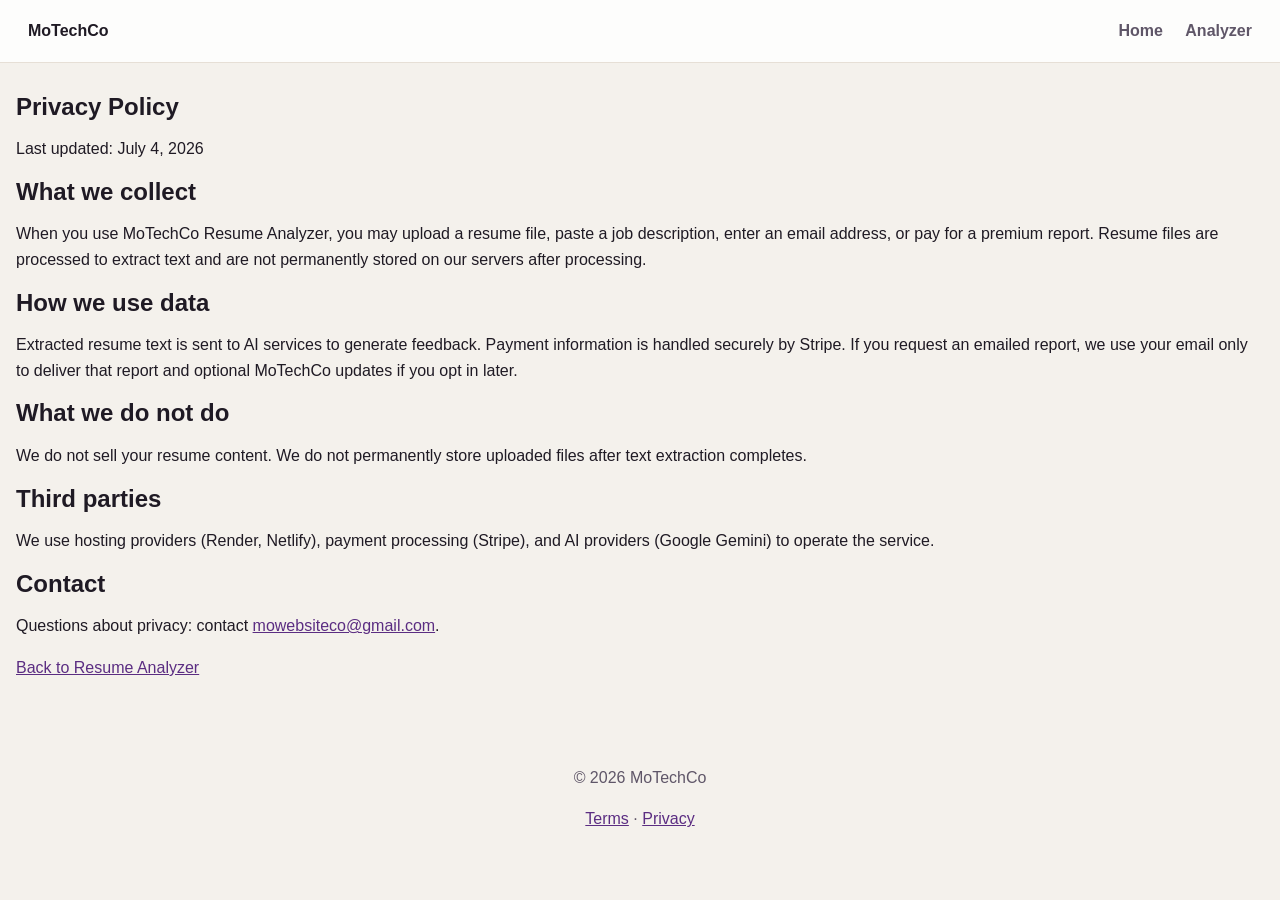
<file: privacy.html>
<!DOCTYPE html>
<html lang="en">
<head>
  <meta charset="UTF-8" />
  <meta name="viewport" content="width=device-width, initial-scale=1.0" />
  <script async src="https://www.googletagmanager.com/gtag/js?id=G-14JS9PFD1C"></script>
  <script>
    window.dataLayer = window.dataLayer || [];
    function gtag(){dataLayer.push(arguments);}
    gtag("js", new Date());
    gtag("config", "G-14JS9PFD1C");
  </script>
  <title>Privacy Policy | MoTechCo Resume Analyzer</title>
  <meta name="description" content="MoTechCo Resume Analyzer privacy policy." />
  <link rel="icon" type="image/svg+xml" href="/favicon.svg" />
  <link href="https://fonts.googleapis.com/css2?family=Poppins:wght@400;600;700&display=swap" rel="stylesheet" />
  <link rel="stylesheet" href="style.css" />
</head>
<body>
  <nav class="top-nav">
    <a class="brand" href="landing.html">MoTechCo</a>
    <div class="nav-links">
      <a href="landing.html">Home</a>
      <a href="index.html">Analyzer</a>
    </div>
  </nav>

  <main class="legal-page">
    <section class="card">
      <h1>Privacy Policy</h1>
      <p class="helper-text">Last updated: July 4, 2026</p>

      <h2>What we collect</h2>
      <p>When you use MoTechCo Resume Analyzer, you may upload a resume file, paste a job description, enter an email address, or pay for a premium report. Resume files are processed to extract text and are not permanently stored on our servers after processing.</p>

      <h2>How we use data</h2>
      <p>Extracted resume text is sent to AI services to generate feedback. Payment information is handled securely by Stripe. If you request an emailed report, we use your email only to deliver that report and optional MoTechCo updates if you opt in later.</p>

      <h2>What we do not do</h2>
      <p>We do not sell your resume content. We do not permanently store uploaded files after text extraction completes.</p>

      <h2>Third parties</h2>
      <p>We use hosting providers (Render, Netlify), payment processing (Stripe), and AI providers (Google Gemini) to operate the service.</p>

      <h2>Contact</h2>
      <p>Questions about privacy: contact <a href="mailto:mowebsiteco@gmail.com">mowebsiteco@gmail.com</a>.</p>

      <p><a href="index.html">Back to Resume Analyzer</a></p>
    </section>
  </main>

  <footer class="footer">
    <p>© 2026 MoTechCo</p>
    <p class="footer-links"><a href="terms.html">Terms</a> · <a href="privacy.html">Privacy</a></p>
  </footer>
</body>
</html>
</file>
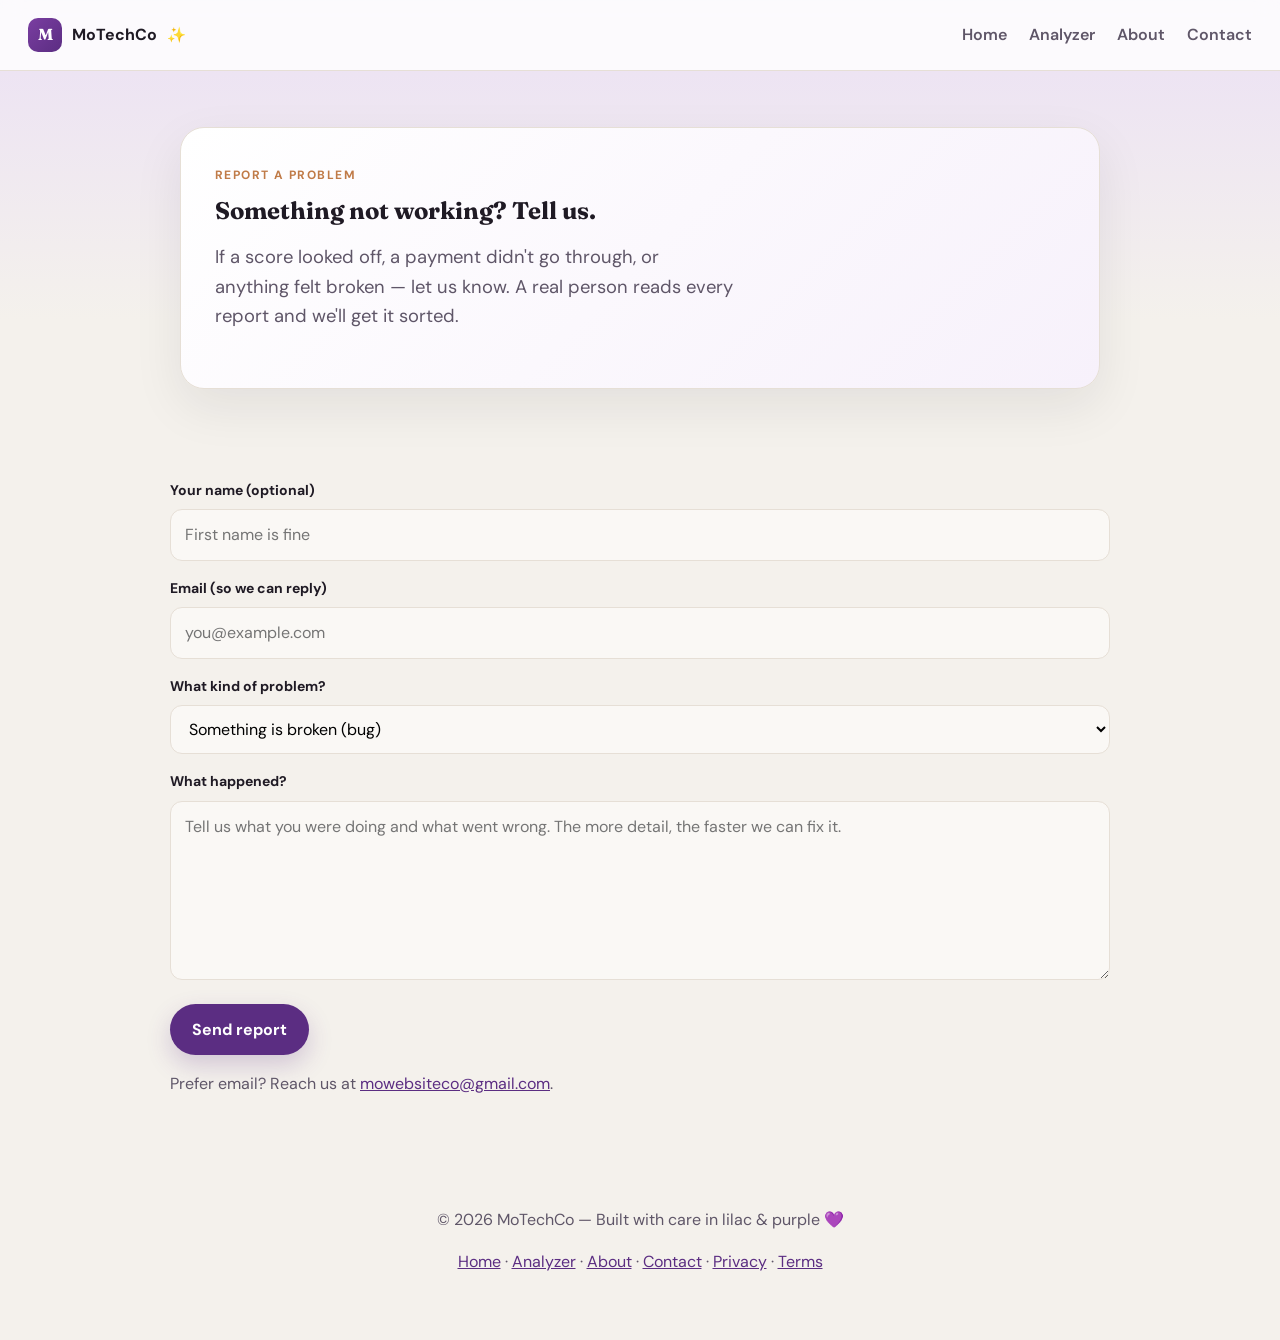
<file: report.html>
<!DOCTYPE html>
<html lang="en">
<head>
  <meta charset="UTF-8" />
  <meta name="viewport" content="width=device-width, initial-scale=1.0" />
  <script async src="https://www.googletagmanager.com/gtag/js?id=G-14JS9PFD1C"></script>
  <script>
    window.dataLayer = window.dataLayer || [];
    function gtag(){dataLayer.push(arguments);}
    gtag("js", new Date());
    gtag("config", "G-14JS9PFD1C");
  </script>
  <title>Report a problem | MoTechCo</title>
  <meta name="description" content="Something not working on MoTechCo? Tell us what happened and we'll fix it — a real person reads every report." />
  <link rel="canonical" href="https://resume.motechco.ca/report.html" />
  <link rel="icon" type="image/svg+xml" href="/favicon.svg" />
  <link rel="preconnect" href="https://fonts.googleapis.com" />
  <link rel="preconnect" href="https://fonts.gstatic.com" crossorigin />
  <link href="https://fonts.googleapis.com/css2?family=DM+Sans:ital,opsz,wght@0,9..40,400;0,9..40,500;0,9..40,600;0,9..40,700&family=Fraunces:opsz,wght@9..144,600;9..144,700&display=swap" rel="stylesheet" />
  <link rel="stylesheet" href="style.css" />
  <link rel="stylesheet" href="phase4.css" />
</head>
<body class="landing-page">
  <nav class="top-nav">
    <a class="brand" href="landing.html"><span class="brand-mark">M</span> MoTechCo <span class="brand-sparkle" aria-hidden="true">✨</span></a>
    <div class="nav-links">
      <a href="landing.html">Home</a>
      <a href="index.html">Analyzer</a>
      <a href="about.html">About</a>
      <a href="contact.html">Contact</a>
    </div>
  </nav>

  <section class="page-hero">
    <div class="page-hero-inner">
      <p class="eyebrow">Report a problem</p>
      <h1>Something not working? Tell us.</h1>
      <p class="hero-copy">If a score looked off, a payment didn't go through, or anything felt broken — let us know. A real person reads every report and we'll get it sorted.</p>
    </div>
  </section>

  <section class="seo-copy">
    <form id="reportForm" class="partner-form" action="https://formspree.io/f/meebdzgj" method="POST">
      <div class="partner-form-row">
        <label class="field-label" for="reportName">Your name (optional)</label>
        <input id="reportName" name="name" type="text" placeholder="First name is fine" />
      </div>
      <div class="partner-form-row">
        <label class="field-label" for="reportEmail">Email (so we can reply)</label>
        <input id="reportEmail" name="email" type="email" required placeholder="you@example.com" />
      </div>
      <div class="partner-form-row">
        <label class="field-label" for="reportType">What kind of problem?</label>
        <select id="reportType" name="problemType">
          <option value="bug">Something is broken (bug)</option>
          <option value="payment">Payment or unlock issue</option>
          <option value="wrong-result">My result looked wrong</option>
          <option value="feature">Feature request / idea</option>
          <option value="other">Other</option>
        </select>
      </div>
      <div class="partner-form-row">
        <label class="field-label" for="reportMessage">What happened?</label>
        <textarea id="reportMessage" name="message" rows="6" required placeholder="Tell us what you were doing and what went wrong. The more detail, the faster we can fix it."></textarea>
      </div>
      <input type="hidden" id="reportContext" name="pageContext" value="" />
      <input type="hidden" name="_subject" value="MoTechCo — Problem report" />
      <button type="submit" id="reportSubmitBtn" class="btn-primary">Send report</button>
      <p id="reportStatus" class="fine-print"></p>
    </form>
    <p class="fine-print">Prefer email? Reach us at <a href="mailto:mowebsiteco@gmail.com?subject=MoTechCo%20problem%20report">mowebsiteco@gmail.com</a>.</p>
  </section>

  <footer class="footer site-footer landing-footer">
    <p>© 2026 MoTechCo — Built with care in lilac &amp; purple 💜</p>
    <p class="footer-links">
      <a href="landing.html">Home</a> ·
      <a href="index.html">Analyzer</a> ·
      <a href="about.html">About</a> ·
      <a href="contact.html">Contact</a> ·
      <a href="privacy.html">Privacy</a> ·
      <a href="terms.html">Terms</a>
    </p>
  </footer>

  <script>
    (function () {
      var form = document.getElementById("reportForm");
      var status = document.getElementById("reportStatus");
      var submitBtn = document.getElementById("reportSubmitBtn");
      var context = document.getElementById("reportContext");

      try {
        var ref = document.referrer || "direct";
        context.value = "Referrer: " + ref + " | UA: " + navigator.userAgent;
      } catch (e) {
        /* ignore */
      }

      if (!form) return;

      form.addEventListener("submit", async function (e) {
        e.preventDefault();
        status.className = "fine-print";
        status.textContent = "Sending your report...";
        submitBtn.disabled = true;

        try {
          var res = await fetch(form.action, {
            method: "POST",
            body: new FormData(form),
            headers: { Accept: "application/json" },
          });

          if (res.ok) {
            form.reset();
            status.className = "fine-print";
            status.textContent =
              "Thanks — we got your report and will look into it. If you left an email, we'll reply.";
            if (typeof gtag === "function") {
              gtag("event", "problem_report_sent");
            }
          } else {
            var data = await res.json().catch(function () {
              return null;
            });
            status.className = "fine-print payment-status error";
            status.textContent =
              data && data.errors && data.errors.length
                ? data.errors.map(function (x) { return x.message; }).join(", ")
                : "Could not send right now. Please email mowebsiteco@gmail.com instead.";
          }
        } catch (err) {
          status.className = "fine-print payment-status error";
          status.textContent =
            "Could not send right now. Please email mowebsiteco@gmail.com instead.";
        } finally {
          submitBtn.disabled = false;
        }
      });
    })();
  </script>
</body>
</html>
</file>
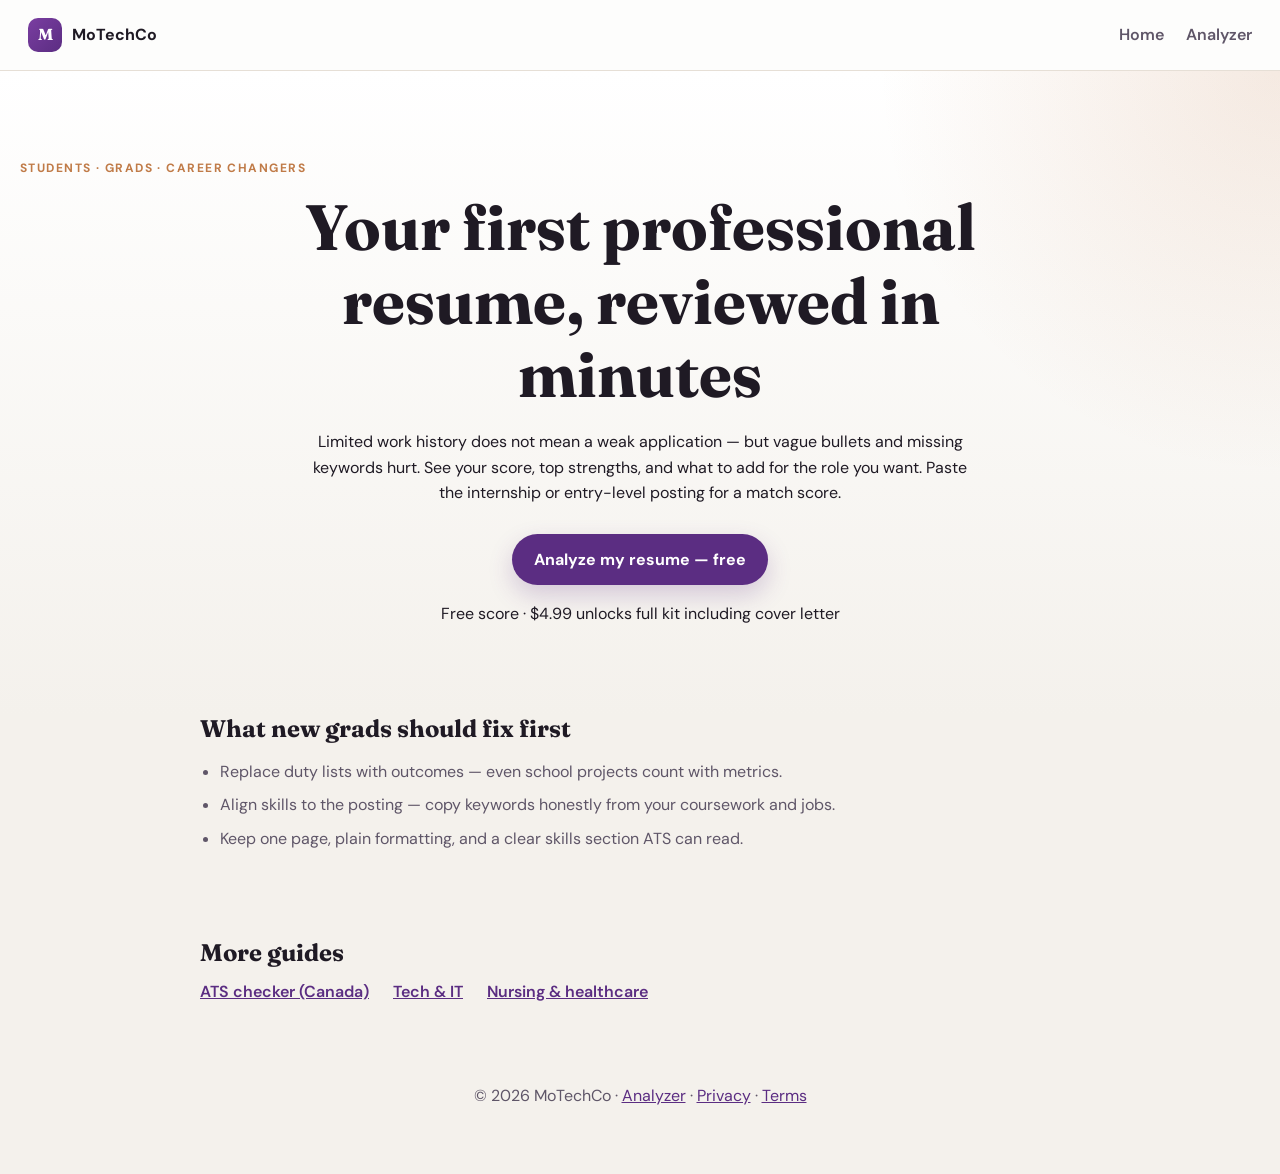
<file: resume-analyzer-new-grads.html>
<!DOCTYPE html>
<html lang="en">
<head>
  <meta charset="UTF-8" />
  <meta name="viewport" content="width=device-width, initial-scale=1.0" />
  <script async src="https://www.googletagmanager.com/gtag/js?id=G-14JS9PFD1C"></script>
  <script>
    window.dataLayer = window.dataLayer || [];
    function gtag(){dataLayer.push(arguments);}
    gtag("js", new Date());
    gtag("config", "G-14JS9PFD1C");
  </script>
  <title>New Graduate Resume Analyzer | MoTechCo</title>
  <meta name="description" content="First job or internship? Get a resume score, strengths preview, and ATS keyword feedback. Premium includes rewrite and cover letter for your target role." />
  <link rel="canonical" href="https://resume.motechco.ca/resume-analyzer-new-grads.html" />
  <link rel="icon" type="image/svg+xml" href="/favicon.svg" />
  <link rel="preconnect" href="https://fonts.googleapis.com" />
  <link rel="preconnect" href="https://fonts.gstatic.com" crossorigin />
  <link href="https://fonts.googleapis.com/css2?family=DM+Sans:ital,opsz,wght@0,9..40,400;0,9..40,500;0,9..40,600;0,9..40,700&family=Fraunces:opsz,wght@9..144,600;9..144,700&display=swap" rel="stylesheet" />
  <link rel="stylesheet" href="style.css" />
</head>
<body class="landing-page seo-page">
  <nav class="top-nav">
    <a class="brand" href="landing.html"><span class="brand-mark">M</span> MoTechCo</a>
    <div class="nav-links">
      <a href="landing.html">Home</a>
      <a href="index.html">Analyzer</a>
    </div>
  </nav>

  <section class="hero landing-hero">
    <p class="eyebrow">Students · Grads · Career changers</p>
    <h1>Your first professional resume, reviewed in minutes</h1>
    <p class="hero-copy">Limited work history does not mean a weak application — but vague bullets and missing keywords hurt. See your score, top strengths, and what to add for the role you want. Paste the internship or entry-level posting for a match score.</p>
    <div class="hero-actions">
      <a href="index.html" class="cta-btn btn-primary primary-cta">Analyze my resume — free</a>
    </div>
    <p class="trust-line">Free score · $4.99 unlocks full kit including cover letter</p>
  </section>

  <section class="seo-copy">
    <h2>What new grads should fix first</h2>
    <ul class="seo-list">
      <li>Replace duty lists with outcomes — even school projects count with metrics.</li>
      <li>Align skills to the posting — copy keywords honestly from your coursework and jobs.</li>
      <li>Keep one page, plain formatting, and a clear skills section ATS can read.</li>
    </ul>
  </section>

  <section class="seo-guides">
    <h2>More guides</h2>
    <ul class="guide-links">
      <li><a href="ats-checker-canada.html">ATS checker (Canada)</a></li>
      <li><a href="resume-analyzer-tech.html">Tech &amp; IT</a></li>
      <li><a href="resume-analyzer-nurses.html">Nursing &amp; healthcare</a></li>
    </ul>
  </section>

  <footer class="footer site-footer landing-footer">
    <p>© 2026 MoTechCo · <a href="index.html">Analyzer</a> · <a href="privacy.html">Privacy</a> · <a href="terms.html">Terms</a></p>
  </footer>
</body>
</html>
</file>
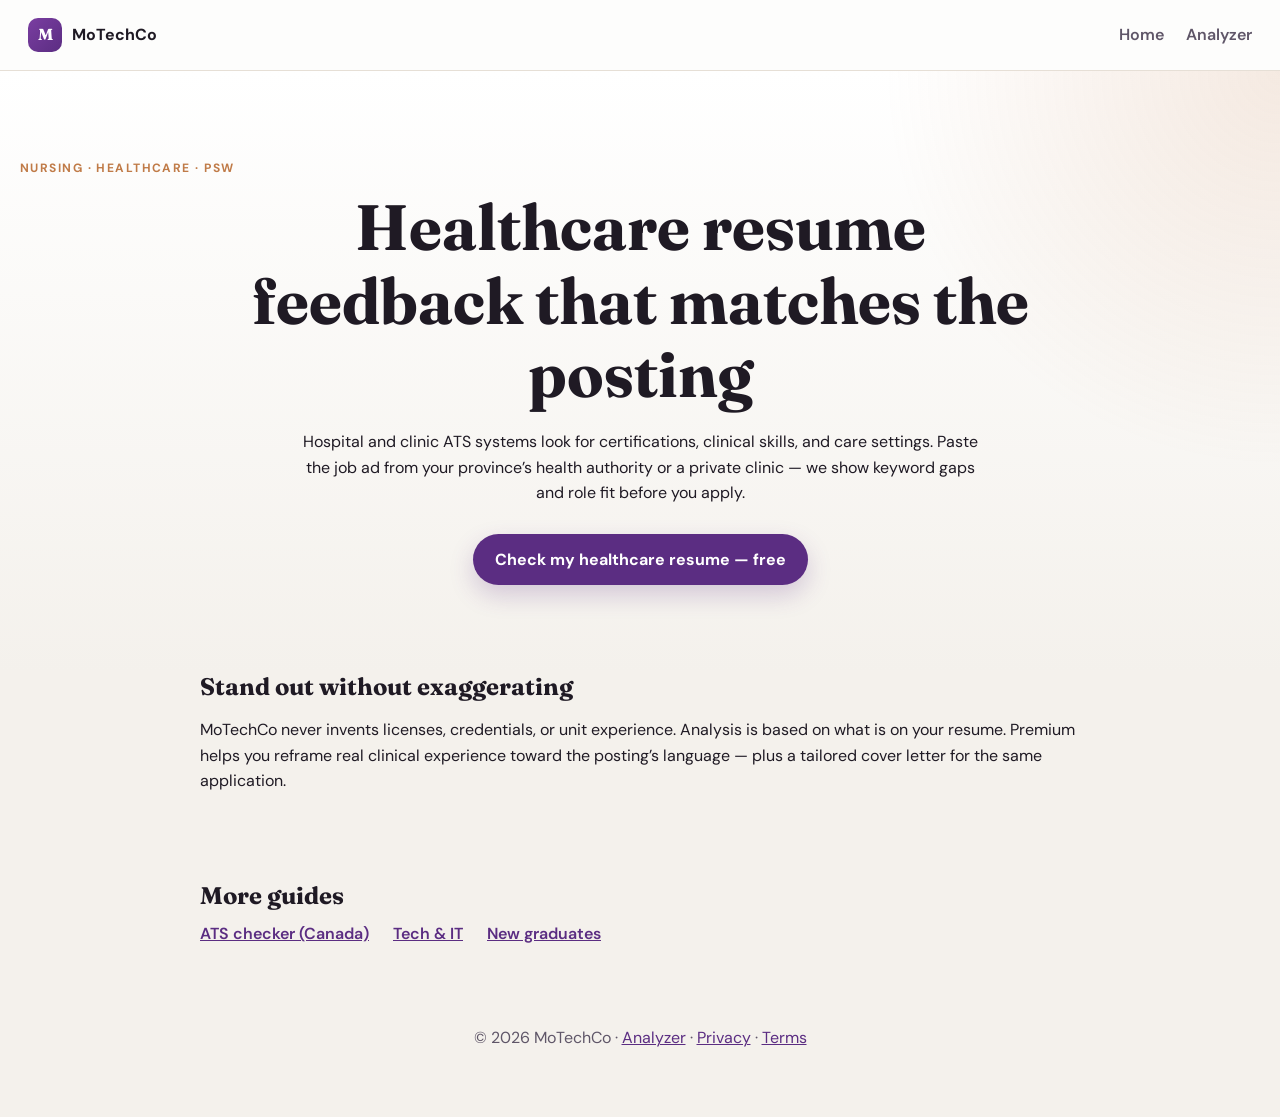
<file: resume-analyzer-nurses.html>
<!DOCTYPE html>
<html lang="en">
<head>
  <meta charset="UTF-8" />
  <meta name="viewport" content="width=device-width, initial-scale=1.0" />
  <script async src="https://www.googletagmanager.com/gtag/js?id=G-14JS9PFD1C"></script>
  <script>
    window.dataLayer = window.dataLayer || [];
    function gtag(){dataLayer.push(arguments);}
    gtag("js", new Date());
    gtag("config", "G-14JS9PFD1C");
  </script>
  <title>Nursing &amp; Healthcare Resume Analyzer | MoTechCo</title>
  <meta name="description" content="Resume score and ATS keyword check for nurses, PSWs, and healthcare roles. Match your resume to hospital and clinic job postings." />
  <link rel="canonical" href="https://resume.motechco.ca/resume-analyzer-nurses.html" />
  <link rel="icon" type="image/svg+xml" href="/favicon.svg" />
  <link rel="preconnect" href="https://fonts.googleapis.com" />
  <link rel="preconnect" href="https://fonts.gstatic.com" crossorigin />
  <link href="https://fonts.googleapis.com/css2?family=DM+Sans:ital,opsz,wght@0,9..40,400;0,9..40,500;0,9..40,600;0,9..40,700&family=Fraunces:opsz,wght@9..144,600;9..144,700&display=swap" rel="stylesheet" />
  <link rel="stylesheet" href="style.css" />
</head>
<body class="landing-page seo-page">
  <nav class="top-nav">
    <a class="brand" href="landing.html"><span class="brand-mark">M</span> MoTechCo</a>
    <div class="nav-links">
      <a href="landing.html">Home</a>
      <a href="index.html">Analyzer</a>
    </div>
  </nav>

  <section class="hero landing-hero">
    <p class="eyebrow">Nursing · Healthcare · PSW</p>
    <h1>Healthcare resume feedback that matches the posting</h1>
    <p class="hero-copy">Hospital and clinic ATS systems look for certifications, clinical skills, and care settings. Paste the job ad from your province’s health authority or a private clinic — we show keyword gaps and role fit before you apply.</p>
    <div class="hero-actions">
      <a href="index.html" class="cta-btn btn-primary primary-cta">Check my healthcare resume — free</a>
    </div>
  </section>

  <section class="seo-copy">
    <h2>Stand out without exaggerating</h2>
    <p>MoTechCo never invents licenses, credentials, or unit experience. Analysis is based on what is on your resume. Premium helps you reframe real clinical experience toward the posting’s language — plus a tailored cover letter for the same application.</p>
  </section>

  <section class="seo-guides">
    <h2>More guides</h2>
    <ul class="guide-links">
      <li><a href="ats-checker-canada.html">ATS checker (Canada)</a></li>
      <li><a href="resume-analyzer-tech.html">Tech &amp; IT</a></li>
      <li><a href="resume-analyzer-new-grads.html">New graduates</a></li>
    </ul>
  </section>

  <footer class="footer site-footer landing-footer">
    <p>© 2026 MoTechCo · <a href="index.html">Analyzer</a> · <a href="privacy.html">Privacy</a> · <a href="terms.html">Terms</a></p>
  </footer>
</body>
</html>
</file>
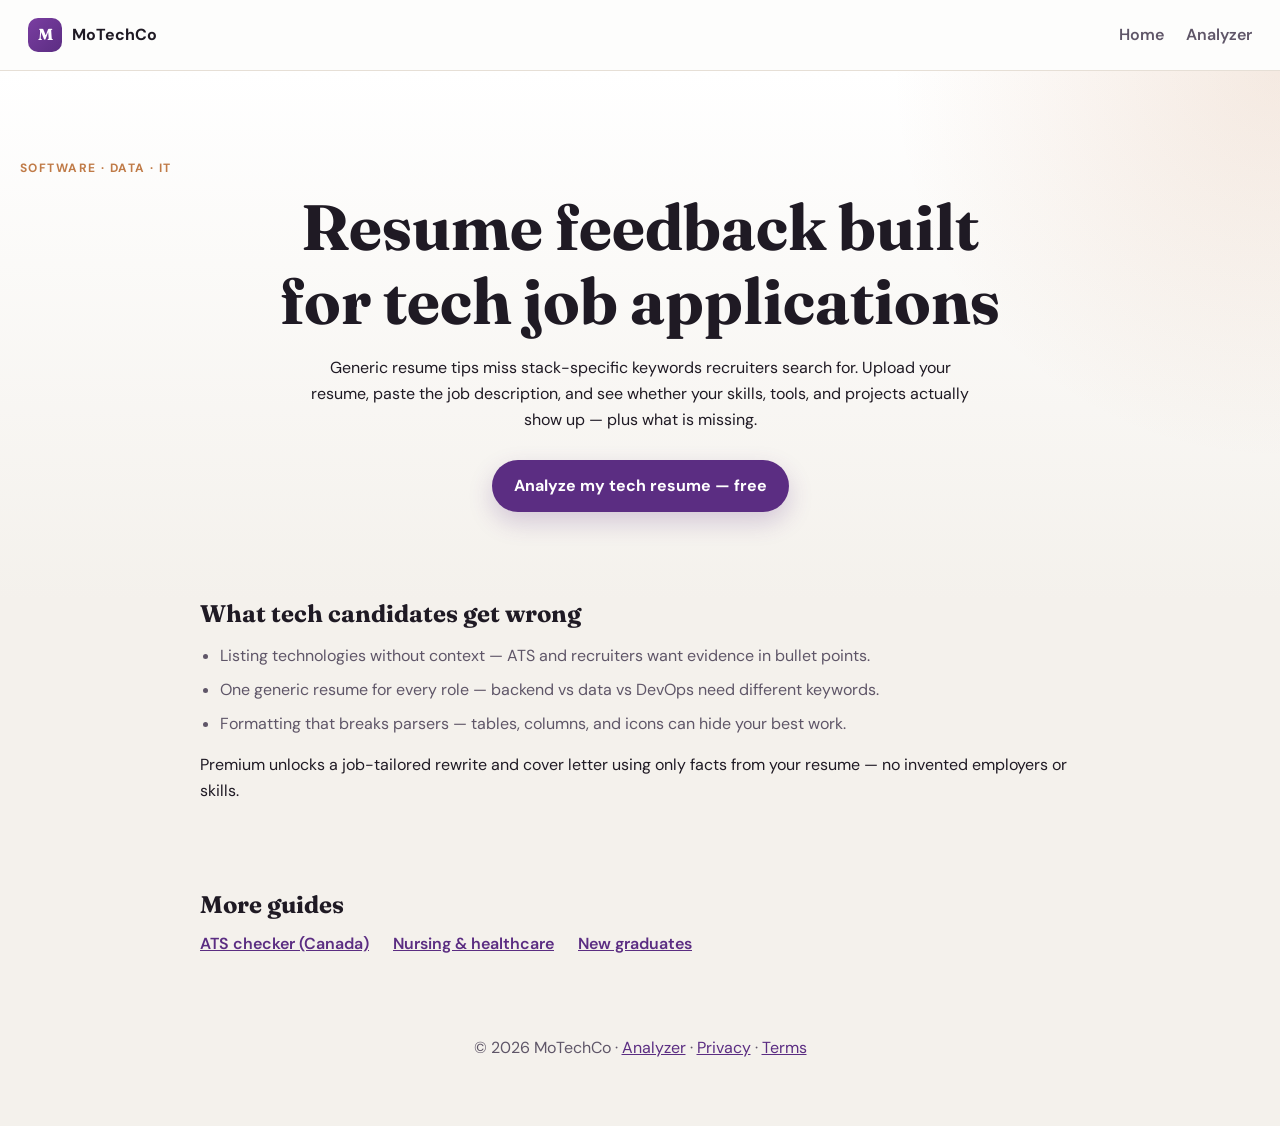
<file: resume-analyzer-tech.html>
<!DOCTYPE html>
<html lang="en">
<head>
  <meta charset="UTF-8" />
  <meta name="viewport" content="width=device-width, initial-scale=1.0" />
  <script async src="https://www.googletagmanager.com/gtag/js?id=G-14JS9PFD1C"></script>
  <script>
    window.dataLayer = window.dataLayer || [];
    function gtag(){dataLayer.push(arguments);}
    gtag("js", new Date());
    gtag("config", "G-14JS9PFD1C");
  </script>
  <title>Tech &amp; IT Resume Analyzer | MoTechCo</title>
  <meta name="description" content="AI resume feedback for software, data, IT, and tech roles. ATS keywords, job match score, and premium resume rewrite + cover letter." />
  <link rel="canonical" href="https://resume.motechco.ca/resume-analyzer-tech.html" />
  <link rel="icon" type="image/svg+xml" href="/favicon.svg" />
  <link rel="preconnect" href="https://fonts.googleapis.com" />
  <link rel="preconnect" href="https://fonts.gstatic.com" crossorigin />
  <link href="https://fonts.googleapis.com/css2?family=DM+Sans:ital,opsz,wght@0,9..40,400;0,9..40,500;0,9..40,600;0,9..40,700&family=Fraunces:opsz,wght@9..144,600;9..144,700&display=swap" rel="stylesheet" />
  <link rel="stylesheet" href="style.css" />
</head>
<body class="landing-page seo-page">
  <nav class="top-nav">
    <a class="brand" href="landing.html"><span class="brand-mark">M</span> MoTechCo</a>
    <div class="nav-links">
      <a href="landing.html">Home</a>
      <a href="index.html">Analyzer</a>
    </div>
  </nav>

  <section class="hero landing-hero">
    <p class="eyebrow">Software · Data · IT</p>
    <h1>Resume feedback built for tech job applications</h1>
    <p class="hero-copy">Generic resume tips miss stack-specific keywords recruiters search for. Upload your resume, paste the job description, and see whether your skills, tools, and projects actually show up — plus what is missing.</p>
    <div class="hero-actions">
      <a href="index.html" class="cta-btn btn-primary primary-cta">Analyze my tech resume — free</a>
    </div>
  </section>

  <section class="seo-copy">
    <h2>What tech candidates get wrong</h2>
    <ul class="seo-list">
      <li>Listing technologies without context — ATS and recruiters want evidence in bullet points.</li>
      <li>One generic resume for every role — backend vs data vs DevOps need different keywords.</li>
      <li>Formatting that breaks parsers — tables, columns, and icons can hide your best work.</li>
    </ul>
    <p>Premium unlocks a job-tailored rewrite and cover letter using only facts from your resume — no invented employers or skills.</p>
  </section>

  <section class="seo-guides">
    <h2>More guides</h2>
    <ul class="guide-links">
      <li><a href="ats-checker-canada.html">ATS checker (Canada)</a></li>
      <li><a href="resume-analyzer-nurses.html">Nursing &amp; healthcare</a></li>
      <li><a href="resume-analyzer-new-grads.html">New graduates</a></li>
    </ul>
  </section>

  <footer class="footer site-footer landing-footer">
    <p>© 2026 MoTechCo · <a href="index.html">Analyzer</a> · <a href="privacy.html">Privacy</a> · <a href="terms.html">Terms</a></p>
  </footer>
</body>
</html>
</file>
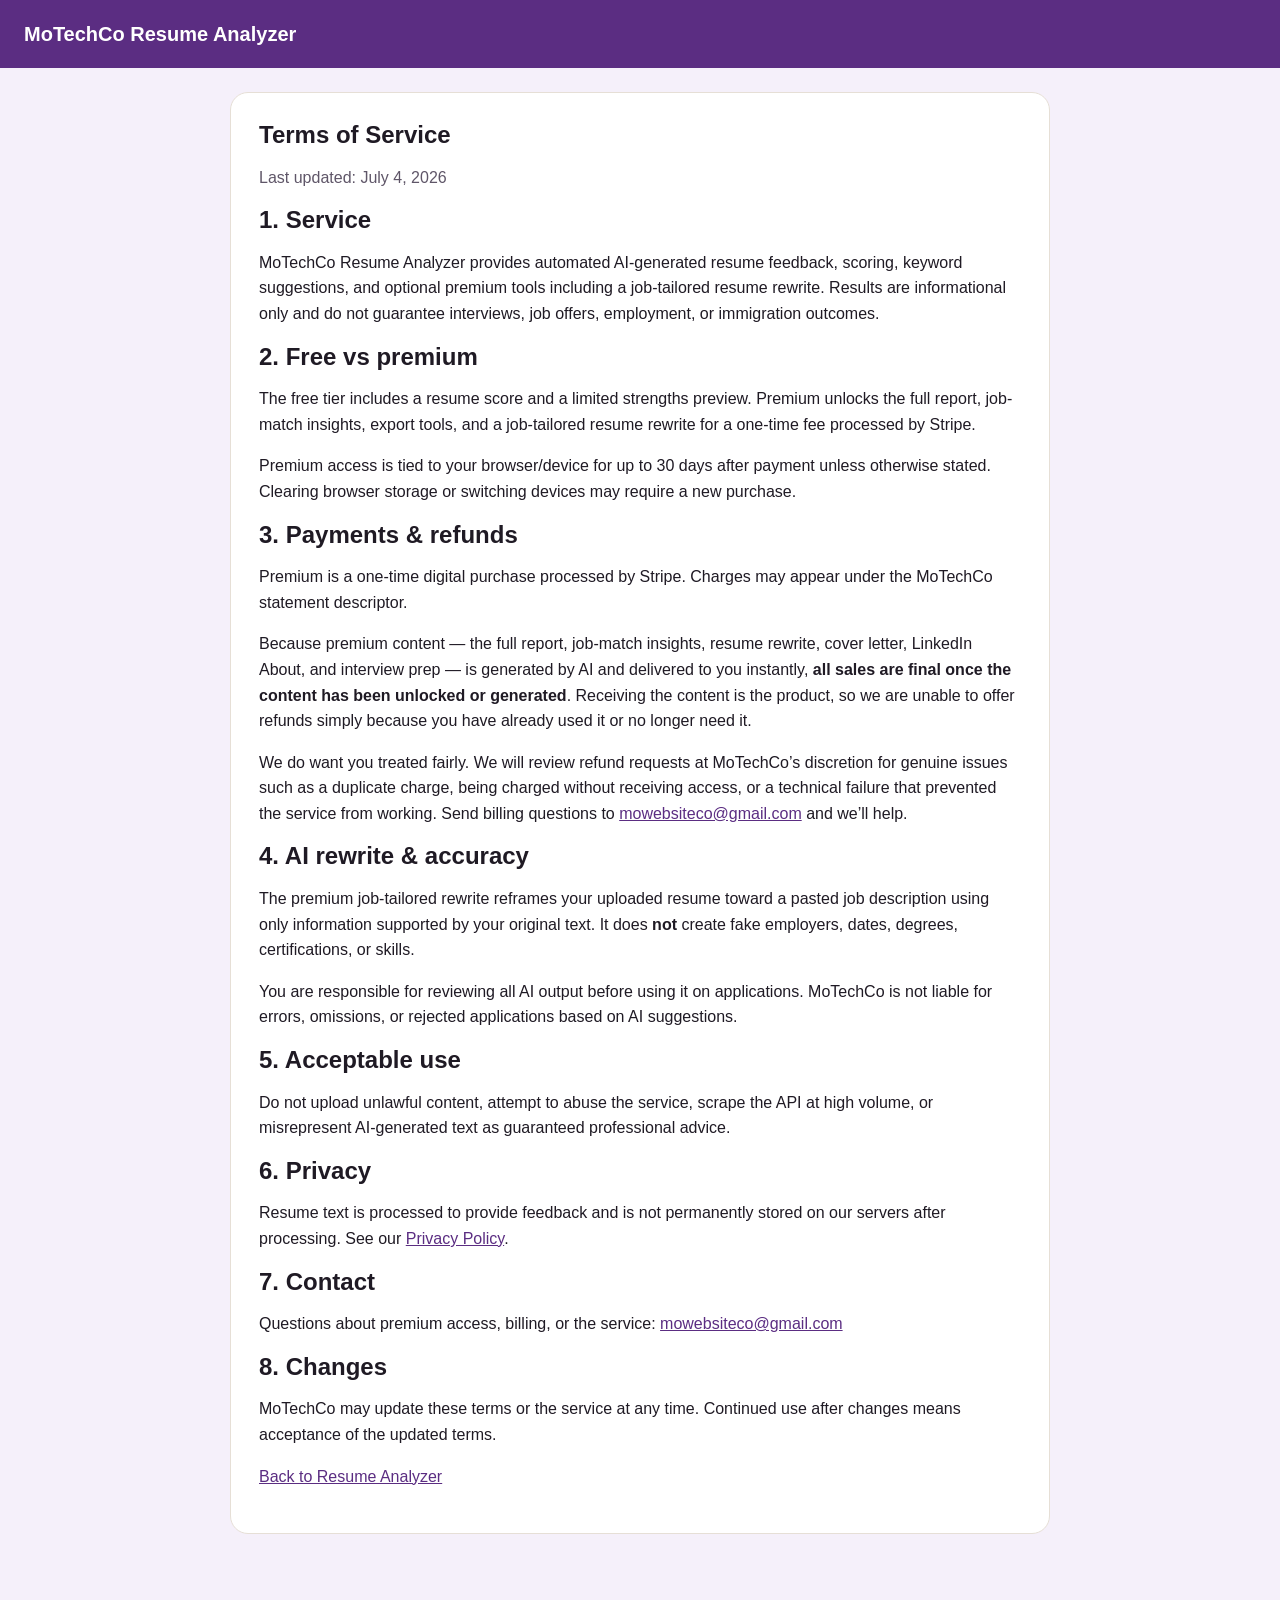
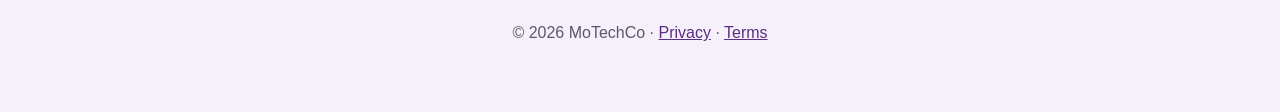
<file: terms.html>
<!DOCTYPE html>
<html lang="en">
<head>
  <meta charset="UTF-8" />
  <meta name="viewport" content="width=device-width, initial-scale=1.0" />
  <script async src="https://www.googletagmanager.com/gtag/js?id=G-14JS9PFD1C"></script>
  <script>
    window.dataLayer = window.dataLayer || [];
    function gtag(){dataLayer.push(arguments);}
    gtag("js", new Date());
    gtag("config", "G-14JS9PFD1C");
  </script>
  <title>Terms of Service | MoTechCo Resume Analyzer</title>
  <meta name="description" content="MoTechCo Resume Analyzer terms of service." />
  <link rel="icon" type="image/svg+xml" href="/favicon.svg" />
  <link rel="stylesheet" href="style.css" />
</head>
<body class="classic-layout">
  <header class="simple-header">
    <a class="brand" href="landing.html">MoTechCo Resume Analyzer</a>
  </header>

  <main class="legal-page classic-main">
    <section class="panel">
      <h1>Terms of Service</h1>
      <p class="section-note">Last updated: July 4, 2026</p>

      <h2>1. Service</h2>
      <p>MoTechCo Resume Analyzer provides automated AI-generated resume feedback, scoring, keyword suggestions, and optional premium tools including a job-tailored resume rewrite. Results are informational only and do not guarantee interviews, job offers, employment, or immigration outcomes.</p>

      <h2>2. Free vs premium</h2>
      <p>The free tier includes a resume score and a limited strengths preview. Premium unlocks the full report, job-match insights, export tools, and a job-tailored resume rewrite for a one-time fee processed by Stripe.</p>
      <p>Premium access is tied to your browser/device for up to 30 days after payment unless otherwise stated. Clearing browser storage or switching devices may require a new purchase.</p>

      <h2>3. Payments &amp; refunds</h2>
      <p>Premium is a one-time digital purchase processed by Stripe. Charges may appear under the MoTechCo statement descriptor.</p>
      <p>Because premium content — the full report, job-match insights, resume rewrite, cover letter, LinkedIn About, and interview prep — is generated by AI and delivered to you instantly, <strong>all sales are final once the content has been unlocked or generated</strong>. Receiving the content is the product, so we are unable to offer refunds simply because you have already used it or no longer need it.</p>
      <p>We do want you treated fairly. We will review refund requests at MoTechCo’s discretion for genuine issues such as a duplicate charge, being charged without receiving access, or a technical failure that prevented the service from working. Send billing questions to <a href="mailto:mowebsiteco@gmail.com">mowebsiteco@gmail.com</a> and we’ll help.</p>

      <h2>4. AI rewrite &amp; accuracy</h2>
      <p>The premium job-tailored rewrite reframes your uploaded resume toward a pasted job description using only information supported by your original text. It does <strong>not</strong> create fake employers, dates, degrees, certifications, or skills.</p>
      <p>You are responsible for reviewing all AI output before using it on applications. MoTechCo is not liable for errors, omissions, or rejected applications based on AI suggestions.</p>

      <h2>5. Acceptable use</h2>
      <p>Do not upload unlawful content, attempt to abuse the service, scrape the API at high volume, or misrepresent AI-generated text as guaranteed professional advice.</p>

      <h2>6. Privacy</h2>
      <p>Resume text is processed to provide feedback and is not permanently stored on our servers after processing. See our <a href="privacy.html">Privacy Policy</a>.</p>

      <h2>7. Contact</h2>
      <p>Questions about premium access, billing, or the service: <a href="mailto:mowebsiteco@gmail.com">mowebsiteco@gmail.com</a></p>

      <h2>8. Changes</h2>
      <p>MoTechCo may update these terms or the service at any time. Continued use after changes means acceptance of the updated terms.</p>

      <p><a href="index.html">Back to Resume Analyzer</a></p>
    </section>
  </main>

  <footer class="site-footer">
    <p>© 2026 MoTechCo · <a href="privacy.html">Privacy</a> · <a href="terms.html">Terms</a></p>
  </footer>
</body>
</html>
</file>
<file: style.css>
:root {
  --bg: #f4f1ec;
  --surface: #ffffff;
  --surface-soft: #faf8f5;
  --ink: #1f1a24;
  --ink-soft: #5f5668;
  --line: #e6dfd6;
  --brand: #5b2d82;
  --brand-dark: #452063;
  --brand-soft: #efe6f7;
  --accent: #c07b48;
  --good: #1f6b43;
  --good-bg: #e8f5ee;
  --warn: #8b3a3a;
  --warn-bg: #fceeee;
  --radius: 18px;
  --shadow: 0 18px 50px rgba(31, 26, 36, 0.08);
}

* {
  box-sizing: border-box;
}

body {
  margin: 0;
  font-family: "DM Sans", "Segoe UI", sans-serif;
  background: var(--bg);
  color: var(--ink);
  line-height: 1.6;
}

a {
  color: var(--brand);
}

h1, h2, h3, h4 {
  font-family: "Fraunces", Georgia, serif;
  line-height: 1.15;
  margin: 0 0 10px;
}

.top-nav {
  display: flex;
  justify-content: space-between;
  align-items: center;
  padding: 18px 28px;
  background: rgba(255, 255, 255, 0.82);
  backdrop-filter: blur(10px);
  border-bottom: 1px solid var(--line);
  position: sticky;
  top: 0;
  z-index: 10;
}

.brand {
  display: inline-flex;
  align-items: center;
  gap: 10px;
  font-weight: 700;
  color: var(--ink);
  text-decoration: none;
}

.brand-mark {
  width: 34px;
  height: 34px;
  border-radius: 10px;
  display: inline-grid;
  place-items: center;
  background: linear-gradient(135deg, #7a3ea1, #5b2d82);
  color: white;
  font-family: "Fraunces", serif;
}

.nav-links a {
  margin-left: 18px;
  text-decoration: none;
  color: var(--ink-soft);
  font-weight: 600;
}

.nav-links a.active {
  color: var(--brand);
}

.page-hero {
  padding: 56px 20px 34px;
}

.page-hero-inner,
.page-main {
  max-width: 920px;
  margin: 0 auto;
}

.page-hero-inner {
  background: linear-gradient(135deg, #ffffff 0%, #f7f1fb 100%);
  border: 1px solid var(--line);
  border-radius: calc(var(--radius) + 6px);
  padding: 38px 34px;
  box-shadow: var(--shadow);
}

.eyebrow {
  font-size: 12px;
  letter-spacing: 0.12em;
  text-transform: uppercase;
  font-weight: 700;
  color: var(--accent);
  margin: 0 0 12px;
}

.eyebrow.dark {
  color: var(--brand);
}

.hero-sub,
.panel-head p,
.section-note,
.fine-print,
.accuracy-note {
  color: var(--ink-soft);
}

.hero-sub {
  max-width: 640px;
  font-size: 18px;
  margin: 0;
}

.hero-badges {
  display: flex;
  gap: 10px;
  flex-wrap: wrap;
  margin-top: 18px;
}

.status-pill,
.score-pill {
  display: inline-block;
  padding: 8px 14px;
  border-radius: 999px;
  font-size: 14px;
  font-weight: 700;
}

.status-pill {
  background: var(--brand-soft);
  color: var(--brand);
}

.score-pill {
  background: var(--ink);
  color: white;
}

.page-main {
  padding: 0 20px 48px;
}

.steps-row {
  display: grid;
  grid-template-columns: repeat(3, 1fr);
  gap: 12px;
  margin-bottom: 18px;
}

.step-chip {
  background: var(--surface);
  border: 1px solid var(--line);
  border-radius: 14px;
  padding: 14px 16px;
  font-weight: 600;
  color: var(--ink-soft);
}

.step-chip span {
  display: inline-grid;
  place-items: center;
  width: 24px;
  height: 24px;
  margin-right: 8px;
  border-radius: 999px;
  background: var(--brand-soft);
  color: var(--brand);
  font-size: 13px;
}

.panel {
  background: var(--surface);
  border: 1px solid var(--line);
  border-radius: var(--radius);
  padding: 28px;
  margin-bottom: 18px;
  box-shadow: var(--shadow);
}

.panel-head {
  margin-bottom: 18px;
}

.field-label {
  display: block;
  margin: 0 0 8px;
  font-size: 14px;
  font-weight: 700;
}

.label-soft {
  color: var(--ink-soft);
  font-weight: 500;
}

textarea,
.referral-row input,
.email-row input,
.file-drop input[type="file"] {
  width: 100%;
}

textarea,
.referral-row input,
.email-row input {
  padding: 14px 16px;
  border: 1px solid var(--line);
  border-radius: 14px;
  background: var(--surface-soft);
  font: inherit;
}

textarea:focus,
.referral-row input:focus,
.email-row input:focus {
  outline: 2px solid rgba(91, 45, 130, 0.18);
  border-color: var(--brand);
}

.file-drop {
  padding: 18px;
  border: 1px dashed #cdbfd1;
  border-radius: 14px;
  background: var(--surface-soft);
  margin-bottom: 16px;
}

.actions,
.share-actions,
.referral-row,
.email-row {
  display: flex;
  gap: 10px;
  flex-wrap: wrap;
}

.btn-primary,
.btn-secondary,
.cta-btn {
  border: none;
  border-radius: 999px;
  padding: 13px 22px;
  font: inherit;
  font-weight: 700;
  cursor: pointer;
  text-decoration: none;
  display: inline-block;
  transition: transform 0.15s ease, box-shadow 0.15s ease;
}

.btn-primary,
.cta-btn.primary-cta {
  background: var(--brand);
  color: white;
  box-shadow: 0 10px 24px rgba(91, 45, 130, 0.22);
}

.btn-primary:hover,
.cta-btn.primary-cta:hover {
  transform: translateY(-1px);
  background: var(--brand-dark);
}

.btn-secondary,
.cta-btn.secondary-cta {
  background: white;
  color: var(--brand);
  border: 1px solid #d8c7e5;
}

.btn-block {
  width: 100%;
}

.btn-ghost {
  border: none;
  background: transparent;
  color: var(--ink-soft);
  font: inherit;
  font-weight: 600;
  cursor: pointer;
  padding: 13px 14px;
  border-radius: 999px;
  text-decoration: underline;
  text-underline-offset: 3px;
  transition: color 0.15s ease, background 0.15s ease;
}

.btn-ghost:hover {
  color: var(--brand);
  background: var(--brand-soft);
  text-decoration: none;
}

.loading {
  display: none;
  margin-top: 18px;
  padding: 14px 18px;
  border-radius: 14px;
  background: var(--brand-soft);
  color: var(--brand);
  font-weight: 700;
}

.loading-note {
  display: none;
  margin-top: 8px;
  color: var(--ink-soft);
  font-size: 14px;
}

button:disabled {
  opacity: 0.6;
  cursor: not-allowed;
}

.analysis-results {
  display: grid;
  gap: 16px;
}

.score-card {
  display: flex;
  align-items: center;
  gap: 18px;
  padding: 22px;
  border-radius: 16px;
  background: linear-gradient(135deg, #fff, #f7f1fb);
  border: 1px solid var(--line);
}

.score-ring {
  width: 92px;
  height: 92px;
  border-radius: 50%;
  display: grid;
  place-items: center;
  background: conic-gradient(var(--brand) calc(var(--score) * 1%), #ece5ef 0);
  position: relative;
}

.score-ring::after {
  content: "";
  position: absolute;
  inset: 8px;
  border-radius: 50%;
  background: white;
}

.score-ring span {
  position: relative;
  z-index: 1;
  font-family: "Fraunces", serif;
  font-size: 28px;
  font-weight: 700;
  color: var(--brand);
}

.result-block {
  padding: 20px;
  border-radius: 16px;
  background: var(--surface-soft);
  border: 1px solid var(--line);
}

.result-block h4 {
  margin-bottom: 12px;
}

.result-list {
  margin: 0;
  padding-left: 18px;
}

.result-list li {
  margin-bottom: 8px;
}

.locked-banner {
  padding: 18px;
  border-radius: 16px;
  background: #fff8ef;
  border: 1px solid #efd9bf;
}

.upgrade-panel {
  background: linear-gradient(180deg, #fff, #fbf7ff);
}

.upgrade-grid {
  display: grid;
  grid-template-columns: 1.4fr 0.9fr;
  gap: 24px;
  align-items: center;
}

.check-list {
  margin: 16px 0 0;
  padding-left: 0;
  list-style: none;
}

.check-list li {
  margin-bottom: 8px;
  padding-left: 24px;
  position: relative;
}

.check-list li::before {
  content: "✓";
  position: absolute;
  left: 0;
  color: var(--good);
  font-weight: 700;
}

.price-tag {
  font-family: "Fraunces", serif;
  font-size: 42px;
  margin: 0 0 14px;
  color: var(--brand);
}

.price-tag span {
  font-family: "DM Sans", sans-serif;
  font-size: 16px;
  color: var(--ink-soft);
}

.keyword-columns {
  display: grid;
  grid-template-columns: repeat(auto-fit, minmax(220px, 1fr));
  gap: 16px;
}

.keyword-list {
  display: flex;
  flex-wrap: wrap;
  gap: 8px;
}

.keyword-chip {
  padding: 7px 12px;
  border-radius: 999px;
  background: var(--good-bg);
  color: var(--good);
  font-size: 13px;
  font-weight: 600;
}

.keyword-list.missing .keyword-chip,
.keyword-chip.missing {
  background: var(--warn-bg);
  color: var(--warn);
}

.keyword-empty {
  color: var(--ink-soft);
  font-size: 14px;
}

.parsed-panel summary {
  cursor: pointer;
  font-weight: 700;
  color: var(--ink-soft);
}

pre {
  margin-top: 14px;
  padding: 16px;
  border-radius: 14px;
  background: #f8f4ef;
  border: 1px solid var(--line);
  white-space: pre-wrap;
  word-break: break-word;
  overflow-wrap: anywhere;
  font-size: 14px;
}

.site-footer,
.footer {
  margin: 0 20px 28px;
  padding: 22px;
  text-align: center;
  color: var(--ink-soft);
}

.footer-links {
  margin-top: 8px;
}

.landing-page .landing-hero {
  padding: 88px 20px 72px;
  background:
    radial-gradient(circle at top right, rgba(192, 123, 72, 0.16), transparent 28%),
    linear-gradient(180deg, #ffffff 0%, #f4f1ec 100%);
}

.landing-hero h1 {
  max-width: 780px;
  margin: 0 auto 18px;
  font-size: clamp(2.4rem, 6vw, 4rem);
  text-align: center;
}

.landing-hero .hero-copy,
.landing-hero .trust-line {
  max-width: 680px;
  margin-left: auto;
  margin-right: auto;
  text-align: center;
}

.hero-actions {
  display: flex;
  justify-content: center;
  gap: 12px;
  flex-wrap: wrap;
  margin: 28px 0 16px;
}

.landing-features,
.pricing-section,
.seo-copy,
.how-section {
  max-width: 980px;
  margin: 0 auto;
  padding: 56px 20px;
}

.feature-grid,
.pricing-grid,
.how-grid {
  display: grid;
  grid-template-columns: repeat(auto-fit, minmax(220px, 1fr));
  gap: 18px;
  margin-top: 24px;
}

.feature-box,
.pricing-card,
.how-card {
  background: white;
  border: 1px solid var(--line);
  border-radius: var(--radius);
  padding: 24px;
  box-shadow: var(--shadow);
}

.pricing-card.featured {
  border-color: #cdb8df;
  transform: translateY(-4px);
}

.legal-page {
  padding: 30px 16px;
}

@media (max-width: 760px) {
  .steps-row,
  .upgrade-grid {
    grid-template-columns: 1fr;
  }

  .page-hero-inner,
  .panel {
    padding: 22px 18px;
  }
}

.classic-layout {
  background: #f5f0fa;
}

.classic-layout body,
.classic-layout {
  font-family: "Segoe UI", Tahoma, sans-serif;
}

.classic-layout h1,
.classic-layout h2,
.classic-layout h3,
.classic-layout h4 {
  font-family: "Segoe UI", Tahoma, sans-serif;
}

.simple-header {
  display: flex;
  justify-content: space-between;
  align-items: center;
  gap: 16px;
  flex-wrap: wrap;
  padding: 18px 24px;
  background: #5b2d82;
  color: white;
}

.simple-header .brand {
  color: white;
  text-decoration: none;
  font-size: 1.25rem;
  font-weight: 700;
}

.simple-header .header-meta {
  display: flex;
  gap: 10px;
  flex-wrap: wrap;
}

.classic-main {
  max-width: 920px;
  margin: 0 auto;
  padding: 24px 20px 48px;
}

.paste-help {
  margin: 0 0 10px;
  color: var(--ink-soft);
  font-size: 14px;
}

.paste-field {
  min-height: 140px;
  resize: vertical;
}

.selectable-pre,
textarea,
.paste-field {
  user-select: text;
  -webkit-user-select: text;
}

.quota-help {
  margin-top: 16px;
  padding: 16px;
  border-radius: 14px;
  background: #fff8ef;
  border: 1px solid #efd9bf;
}

.quota-help h4 {
  margin: 0 0 10px;
}

.quota-help ol {
  margin: 0;
  padding-left: 20px;
  color: var(--ink-soft);
}

.quota-help li {
  margin-bottom: 8px;
}

.intro-copy {
  margin: 0 0 18px;
  color: var(--ink-soft);
}

.panel-head-row {
  margin-bottom: 12px;
}

.paywall-inline {
  margin-top: 18px;
  padding: 18px;
  border-radius: 14px;
  background: #efe6f7;
  border: 1px solid #d8c7e5;
}

.paywall-title {
  margin: 0 0 8px;
  font-weight: 700;
  color: var(--brand);
}

.paywall-list {
  margin: 10px 0 0;
  padding-left: 20px;
  color: var(--ink-soft);
  font-size: 15px;
}

.paywall-list li {
  margin-bottom: 6px;
}

.price-tag.compact {
  font-size: 28px;
  margin: 12px 0;
}

.payment-status {
  margin: 12px 0 0;
  padding: 12px 14px;
  border-radius: 10px;
  background: #e8f5ee;
  color: #1f6b43;
  font-size: 14px;
}

.payment-status.error {
  background: #fceeee;
  color: #8b3a3a;
}

.classic-layout pre {
  background: #faf7fc;
  border: 1px solid #e6dfd6;
}

.classic-layout .panel {
  box-shadow: none;
}

.classic-layout .site-footer {
  margin-top: 0;
}

.score-hero {
  display: flex;
  align-items: center;
  gap: 20px;
  margin-bottom: 18px;
  padding: 20px;
  border-radius: 16px;
  background: linear-gradient(135deg, #fff, #f3ebfa);
  border: 1px solid #dcc9ea;
}

.score-hero-animate .score-hero-ring {
  animation: scorePop 0.7s ease;
}

.score-hero-ring {
  width: 96px;
  height: 96px;
  border-radius: 50%;
  display: grid;
  place-items: center;
  flex-shrink: 0;
  background: conic-gradient(#5b2d82 calc(var(--score, 0) * 1%), #ece5ef 0);
  position: relative;
}

.score-hero-ring::after {
  content: "";
  position: absolute;
  inset: 8px;
  border-radius: 50%;
  background: white;
}

.score-hero-ring span {
  position: relative;
  z-index: 1;
  font-size: 30px;
  font-weight: 800;
  color: #5b2d82;
}

.score-hero-label {
  margin: 0 0 4px;
  font-size: 18px;
  font-weight: 700;
}

.score-hero-note {
  margin: 0;
  color: var(--ink-soft);
  font-size: 14px;
}

.referral-steps {
  margin: 0 0 14px;
  padding-left: 20px;
  color: var(--ink-soft);
}

.referral-steps li {
  margin-bottom: 6px;
}

.rewrite-panel {
  border-color: #cdb8df;
  background: linear-gradient(180deg, #fff, #fbf7ff);
}

.rewrite-head {
  display: flex;
  justify-content: space-between;
  align-items: flex-start;
  gap: 16px;
  margin-bottom: 12px;
}

.rewrite-tag {
  display: inline-block;
  padding: 8px 12px;
  border-radius: 999px;
  font-size: 13px;
  font-weight: 700;
  white-space: nowrap;
}

.rewrite-tag.locked {
  background: #fceeee;
  color: #8b3a3a;
}

.rewrite-tag.unlocked {
  background: #e8f5ee;
  color: #1f6b43;
}

.rewrite-steps {
  margin: 0 0 16px;
  padding-left: 20px;
  color: var(--ink-soft);
}

.rewrite-steps li {
  margin-bottom: 8px;
}

.rewrite-locked {
  padding: 16px;
  border-radius: 14px;
  background: #fff8ef;
  border: 1px solid #efd9bf;
}

.rewrite-locked p {
  margin: 0 0 12px;
}

.rewrite-disclaimer {
  margin-top: 10px;
}

.legal-page h1,
.legal-page h2 {
  font-family: "Segoe UI", Tahoma, sans-serif;
}

.legal-page .panel {
  max-width: 820px;
  margin: 0 auto;
}

@keyframes scorePop {
  0% { transform: scale(0.85); opacity: 0.4; }
  60% { transform: scale(1.05); }
  100% { transform: scale(1); opacity: 1; }
}

.contact-panel a {
  font-weight: 700;
  font-size: 1.05rem;
}

#rewriteOutput {
  margin-top: 8px;
  min-height: 180px;
  max-height: 420px;
  overflow: auto;
  cursor: text;
}

#rewriteOutput:focus {
  outline: 2px solid rgba(91, 45, 130, 0.2);
}

#coverLetterOutput,
#linkedInOutput,
#interviewOutput {
  margin-top: 8px;
  min-height: 140px;
  max-height: 380px;
  overflow: auto;
  cursor: text;
}

.social-proof,
.seo-guides {
  max-width: 920px;
  margin: 0 auto;
  padding: 40px 20px;
}

.proof-grid {
  display: grid;
  grid-template-columns: repeat(auto-fit, minmax(260px, 1fr));
  gap: 18px;
  margin-top: 18px;
}

.social-proof blockquote {
  margin: 0;
  padding: 20px;
  background: var(--surface);
  border: 1px solid var(--line);
  border-radius: var(--radius);
}

.social-proof blockquote p {
  margin: 0 0 10px;
  font-style: italic;
}

.social-proof cite {
  font-size: 14px;
  color: var(--ink-soft);
  font-style: normal;
}

.proof-note {
  margin-top: 14px;
  font-size: 13px;
  color: var(--ink-soft);
}

.guide-links {
  list-style: none;
  padding: 0;
  margin: 12px 0 0;
  display: flex;
  flex-wrap: wrap;
  gap: 12px 24px;
}

.guide-links a {
  font-weight: 600;
}

.seo-page .seo-copy,
.seo-page .how-section {
  max-width: 920px;
  margin: 0 auto;
  padding: 0 20px 32px;
}

.seo-list {
  padding-left: 20px;
  color: var(--ink-soft);
}

.seo-list li {
  margin-bottom: 8px;
}

.landing-guides {
  padding-top: 0;
}

.lead-capture {
  margin-top: 18px;
  padding: 18px;
  border-radius: 14px;
  background: var(--surface-soft);
  border: 1px solid var(--line);
}

.lead-capture-title {
  margin: 0 0 6px;
  font-weight: 700;
  color: var(--brand);
}

.sticky-unlock {
  position: fixed;
  left: 0;
  right: 0;
  bottom: 0;
  z-index: 20;
  display: flex;
  align-items: center;
  justify-content: space-between;
  gap: 12px;
  padding: 14px 18px;
  background: rgba(255, 255, 255, 0.96);
  border-top: 1px solid var(--line);
  box-shadow: 0 -8px 30px rgba(31, 26, 36, 0.08);
}

.sticky-unlock p {
  margin: 0;
  font-size: 14px;
  font-weight: 600;
  color: var(--ink);
}

.sticky-unlock .btn-primary {
  white-space: nowrap;
  flex-shrink: 0;
}

.analyzer-page.classic-layout {
  padding-bottom: 72px;
}

.before-after,
.faq-section {
  max-width: 920px;
  margin: 0 auto;
  padding: 40px 20px;
}

.compare-grid,
.faq-grid {
  display: grid;
  grid-template-columns: repeat(auto-fit, minmax(260px, 1fr));
  gap: 18px;
  margin-top: 18px;
}

.compare-card,
.faq-item {
  background: var(--surface);
  border: 1px solid var(--line);
  border-radius: var(--radius);
  padding: 20px;
}

.compare-highlight {
  border-color: #d8c7e5;
  background: #faf6fd;
}

.compare-card ul {
  margin: 0;
  padding-left: 18px;
  color: var(--ink-soft);
}

.compare-card li {
  margin-bottom: 8px;
}

.compare-muted {
  opacity: 0.65;
}

.faq-item h3 {
  font-size: 1.05rem;
}

.faq-item p {
  margin: 0;
  color: var(--ink-soft);
  font-size: 15px;
}

.partner-page .partner-pricing-note {
  text-align: center;
  max-width: 640px;
  margin: 0 auto 20px;
}

.pricing-grid-three {
  grid-template-columns: repeat(auto-fit, minmax(220px, 1fr));
}

.price-period {
  font-size: 1rem;
  font-weight: 500;
  color: var(--ink-soft);
}

.partner-inquiry-panel {
  max-width: 720px;
  margin: 0 auto 40px;
  padding: 28px 24px;
  background: var(--surface);
  border: 1px solid var(--line);
  border-radius: var(--radius);
}

.partner-form-row {
  margin-bottom: 16px;
}

.partner-form-row input,
.partner-form-row select,
.partner-form-row textarea {
  width: 100%;
  padding: 12px 14px;
  border: 1px solid var(--line);
  border-radius: 12px;
  font: inherit;
  background: var(--surface-soft);
}

.partner-form-row input:focus,
.partner-form-row select:focus,
.partner-form-row textarea:focus {
  outline: 2px solid rgba(91, 45, 130, 0.2);
  border-color: var(--brand);
}

.partner-form-split {
  display: grid;
  grid-template-columns: 1fr 1fr;
  gap: 16px;
}

@media (max-width: 600px) {
  .partner-form-split {
    grid-template-columns: 1fr;
  }
}
</file>
<file: phase4.css>
/* Phase 4 — product polish + lilac theme */

.landing-page {
  background: linear-gradient(180deg, #ebe0f5 0%, #f4f1ec 320px);
}

.brand-sparkle {
  font-size: 0.95em;
}

/* Lilac gradient hero */
.hero-lilac-wrap {
  background: linear-gradient(135deg, #b892e8 0%, #9b6bc7 28%, #7a3ea1 58%, #5b2d82 100%);
  border-radius: 0 0 36px 36px;
  padding: 8px 0 44px;
  margin-bottom: 8px;
  box-shadow: 0 18px 48px rgba(91, 45, 130, 0.22);
}

.lilac-nav {
  background: rgba(255, 255, 255, 0.12);
  backdrop-filter: blur(12px);
  border-bottom: 1px solid rgba(255, 255, 255, 0.2);
}

.lilac-nav .brand,
.lilac-nav .nav-links a {
  color: white;
}

.lilac-nav .nav-links a.active {
  color: white;
  background: rgba(255, 255, 255, 0.22);
  padding: 6px 12px;
  border-radius: 999px;
}

.lilac-nav .nav-links a:not(.active):hover {
  color: #f3ebfa;
}

.hero-lilac-wrap .hero-split {
  padding-top: 28px;
}

.hero-lilac-wrap .hero-split-copy h1 {
  color: white;
  text-shadow: 0 2px 16px rgba(45, 20, 70, 0.2);
}

.hero-eyebrow-light {
  color: rgba(255, 255, 255, 0.88) !important;
}

.hero-copy-light,
.hero-trust-light {
  color: rgba(255, 255, 255, 0.92) !important;
}

.hero-lilac-wrap .hero-cta-light {
  background: white;
  color: #5b2d82;
  box-shadow: 0 12px 28px rgba(31, 26, 36, 0.18);
}

.hero-lilac-wrap .hero-cta-light:hover {
  background: #faf6fd;
  color: #452063;
}

.hero-lilac-wrap .hero-cta-ghost {
  background: rgba(255, 255, 255, 0.14);
  color: white;
  border-color: rgba(255, 255, 255, 0.45);
}

.hero-lilac-wrap .hero-cta-ghost:hover {
  background: rgba(255, 255, 255, 0.24);
}

.why-section {
  max-width: 920px;
  margin: 0 auto;
  padding: 40px 20px 16px;
  text-align: center;
}

.why-section h2 {
  color: var(--brand);
  margin-bottom: 20px;
}

.why-grid {
  display: grid;
  grid-template-columns: repeat(auto-fit, minmax(240px, 1fr));
  gap: 18px;
}

.why-card {
  background: white;
  border: 1px solid #dcc9ea;
  border-radius: var(--radius);
  padding: 24px;
  box-shadow: var(--shadow);
  text-align: left;
}

.why-icon {
  font-size: 1.6rem;
  display: block;
  margin-bottom: 10px;
}

.why-card h3 {
  margin: 0 0 8px;
  color: var(--brand);
  font-size: 1.05rem;
}

.why-card p {
  margin: 0;
  color: var(--ink-soft);
  font-size: 15px;
}

/* Analyzer — clear path back to landing */
.analyzer-nav {
  background: linear-gradient(90deg, #faf6fd, #fff);
  border-bottom: 1px solid #dcc9ea;
}

.analyzer-nav .nav-home-link {
  background: var(--brand-soft);
  color: var(--brand) !important;
  padding: 6px 14px;
  border-radius: 999px;
  border: 1px solid #dcc9ea;
  margin-left: 8px !important;
}

.analyzer-nav .nav-home-link:hover {
  background: #e8d9f5;
}

.analyzer-home-bar {
  display: flex;
  align-items: center;
  justify-content: space-between;
  gap: 12px;
  flex-wrap: wrap;
  max-width: 920px;
  margin: 0 auto;
  padding: 10px 20px 0;
}

.analyzer-home-link {
  font-weight: 700;
  color: var(--brand);
  text-decoration: none;
  font-size: 15px;
}

.analyzer-home-link:hover {
  text-decoration: underline;
}

.analyzer-home-label {
  font-size: 13px;
  font-weight: 600;
  color: var(--ink-soft);
  letter-spacing: 0.04em;
  text-transform: uppercase;
}

.landing-page .hero-split h1 {
  font-size: clamp(2rem, 5vw, 3.2rem);
  max-width: 540px;
}

.landing-page .trust-line {
  margin-top: 16px;
  font-size: 14px;
  color: var(--ink-soft);
}

.proof-grid {
  display: grid;
  grid-template-columns: repeat(auto-fit, minmax(260px, 1fr));
  gap: 18px;
  margin-top: 20px;
}

.proof-note {
  margin-top: 16px;
  font-size: 13px;
  color: var(--ink-soft);
  text-align: center;
}

/* Testimonials / reviews */
.reviews-section {
  text-align: center;
}

.reviews-section h2 {
  color: var(--brand);
  margin-bottom: 6px;
}

.reviews-subtitle {
  margin: 0 auto 8px;
  max-width: 520px;
  color: var(--ink-soft);
}

.reviews-grid {
  text-align: left;
}

.review-card {
  background: #fff;
  border: 1px solid #e5d6f2;
  border-radius: calc(var(--radius) + 2px);
  padding: 22px;
  box-shadow: var(--shadow);
  display: flex;
  flex-direction: column;
  gap: 12px;
}

.review-stars {
  color: #e0a53a;
  font-size: 17px;
  letter-spacing: 2px;
  line-height: 1;
}

.review-stars .star-empty {
  color: #e0d3ec;
}

.review-quote {
  margin: 0;
  font-size: 15px;
  line-height: 1.55;
  color: var(--ink);
}

.review-author {
  display: flex;
  align-items: center;
  gap: 12px;
  margin-top: auto;
}

.review-avatar {
  width: 40px;
  height: 40px;
  flex-shrink: 0;
  border-radius: 50%;
  display: grid;
  place-items: center;
  font-family: "Fraunces", serif;
  font-weight: 700;
  color: #fff;
  background: linear-gradient(135deg, #7a3ea1, #5b2d82);
}

.review-name {
  margin: 0;
  font-weight: 600;
  font-size: 14px;
}

.review-role {
  margin: 0;
  font-size: 13px;
  color: var(--ink-soft);
}

@media (max-width: 600px) {
  .review-card {
    padding: 18px;
  }
}

.nav-links .status-pill {
  margin-right: 12px;
  vertical-align: middle;
}

.analyzer-page .page-main {
  max-width: 920px;
  margin: 0 auto;
  padding: 0 20px 48px;
}

.landing-page .hero-split {  max-width: 1100px;
  margin: 0 auto;
  padding: 48px 20px 32px;
  display: grid;
  grid-template-columns: 1.1fr 0.9fr;
  gap: 36px;
  align-items: center;
}

.landing-page .hero-copy {
  font-size: 1.15rem;
  color: var(--ink-soft);
  max-width: 520px;
}

.demo-card {
  background: linear-gradient(160deg, #fff 0%, #f6f0fc 100%);
  border: 1px solid #dcc9ea;
  border-radius: calc(var(--radius) + 4px);
  padding: 24px;
  box-shadow: var(--shadow);
}

.demo-card-label {
  font-size: 11px;
  font-weight: 700;
  letter-spacing: 0.1em;
  text-transform: uppercase;
  color: var(--brand);
  margin: 0 0 12px;
}

.demo-score-row {
  display: flex;
  align-items: center;
  gap: 18px;
  margin-bottom: 16px;
}

.demo-ring {
  width: 88px;
  height: 88px;
  border-radius: 50%;
  display: grid;
  place-items: center;
  background: conic-gradient(#5b2d82 72%, #ece5ef 0);
  position: relative;
  flex-shrink: 0;
}

.demo-ring::after {
  content: "";
  position: absolute;
  inset: 8px;
  border-radius: 50%;
  background: white;
}

.demo-ring span {
  position: relative;
  z-index: 1;
  font-weight: 800;
  font-size: 1.5rem;
  color: var(--brand);
}

.demo-chip-row {
  display: flex;
  flex-wrap: wrap;
  gap: 8px;
  margin-top: 12px;
}

.demo-chip {
  font-size: 12px;
  padding: 6px 10px;
  border-radius: 999px;
  background: var(--good-bg);
  color: var(--good);
  font-weight: 600;
}

.demo-chip.missing {
  background: var(--warn-bg);
  color: var(--warn);
}

.comparison-table-wrap {
  max-width: 920px;
  margin: 0 auto;
  padding: 40px 20px;
  overflow-x: auto;
}

.comparison-table {
  width: 100%;
  border-collapse: collapse;
  background: var(--surface);
  border-radius: var(--radius);
  overflow: hidden;
  border: 1px solid var(--line);
}

.comparison-table th,
.comparison-table td {
  padding: 14px 16px;
  text-align: left;
  border-bottom: 1px solid var(--line);
  font-size: 15px;
}

.comparison-table th {
  background: var(--surface-soft);
  font-family: "Fraunces", serif;
}

.comparison-table .highlight-col {
  background: #faf6fd;
  font-weight: 600;
}

.analyzer-page {
  background: linear-gradient(180deg, #ebe0f5 0%, #f8f4fc 140px, var(--bg) 280px);
}

.analyzer-page .top-nav {
  border-bottom-color: transparent;
}

.flow-steps {
  display: grid;
  grid-template-columns: repeat(3, 1fr);
  gap: 10px;
  max-width: 920px;
  margin: 0 auto 20px;
  padding: 0 20px;
}

.flow-step {
  background: var(--surface);
  border: 1px solid var(--line);
  border-radius: 14px;
  padding: 12px 14px;
  font-size: 14px;
  font-weight: 600;
  color: var(--ink-soft);
}

.flow-step.active {
  border-color: var(--brand);
  background: var(--brand-soft);
  color: var(--brand);
}

.flow-step span {
  display: inline-grid;
  place-items: center;
  width: 22px;
  height: 22px;
  margin-right: 6px;
  border-radius: 999px;
  background: rgba(91, 45, 130, 0.15);
  font-size: 12px;
}

.upload-hero-panel {
  border: 2px dashed #c9b8d9;
  background: var(--surface);
}

.file-drop-modern {
  border: 2px dashed var(--line);
  border-radius: 14px;
  padding: 28px 20px;
  text-align: center;
  background: var(--surface-soft);
  transition: border-color 0.2s, background 0.2s;
}

.file-drop-modern:hover,
.file-drop-modern:focus-within {
  border-color: var(--brand);
  background: #faf6fd;
}

.file-drop-modern input[type="file"] {
  max-width: 100%;
}

.demo-banner {
  display: flex;
  flex-wrap: wrap;
  align-items: center;
  justify-content: space-between;
  gap: 12px;
  padding: 14px 18px;
  margin-bottom: 18px;
  border-radius: 14px;
  background: linear-gradient(90deg, #efe6f7, #fff);
  border: 1px solid #dcc9ea;
}

.demo-banner p {
  margin: 0;
  font-size: 14px;
  font-weight: 600;
}

.demo-sample-badge {
  display: inline-block;
  margin-bottom: 14px;
  padding: 8px 12px;
  border-radius: 999px;
  font-size: 13px;
  font-weight: 600;
  color: var(--brand);
  background: var(--brand-soft);
  border: 1px solid #dcc9ea;
}

.results-zone {
  scroll-margin-top: 80px;
}

.preview-blur-wrap {
  position: relative;
  margin-top: 18px;
  border-radius: 14px;
  overflow: hidden;
  border: 1px solid var(--line);
}

.preview-blur-content {
  padding: 18px;
  filter: blur(5px);
  user-select: none;
  pointer-events: none;
  background: var(--surface-soft);
}

.preview-blur-overlay {
  position: absolute;
  inset: 0;
  display: flex;
  flex-direction: column;
  align-items: center;
  justify-content: center;
  gap: 10px;
  background: rgba(255, 255, 255, 0.72);
  text-align: center;
  padding: 20px;
}

.preview-blur-overlay p {
  margin: 0;
  font-weight: 700;
  color: var(--brand);
}

.parsed-details summary {
  cursor: pointer;
  font-weight: 600;
  color: var(--brand);
  margin-bottom: 8px;
}

.kit-section {
  background: linear-gradient(180deg, #fff, #faf6fd);
  border-color: #dcc9ea;
}

.kit-intro {
  margin-bottom: 20px;
}

.kit-grid {
  display: grid;
  grid-template-columns: repeat(auto-fit, minmax(200px, 1fr));
  gap: 14px;
  margin-bottom: 20px;
}

.kit-card {
  background: white;
  border: 1px solid var(--line);
  border-radius: 14px;
  padding: 16px;
}

.kit-card-icon {
  font-size: 1.5rem;
  margin-bottom: 8px;
}

.kit-card h4 {
  margin: 0 0 6px;
  font-size: 1rem;
}

.kit-card p {
  margin: 0;
  font-size: 13px;
  color: var(--ink-soft);
}

.kit-card.locked-card {
  opacity: 0.92;
}

.kit-nav {
  display: flex;
  flex-wrap: wrap;
  gap: 8px;
  margin-bottom: 18px;
}

.kit-tab {
  border: 1px solid var(--line);
  background: white;
  border-radius: 999px;
  padding: 8px 14px;
  font-size: 13px;
  font-weight: 600;
  cursor: pointer;
  color: var(--ink-soft);
}

.kit-tab.active {
  background: var(--brand);
  border-color: var(--brand);
  color: white;
}

.kit-panel-target {
  scroll-margin-top: 90px;
}

.loading-progress {
  height: 4px;
  background: #ece5ef;
  border-radius: 999px;
  overflow: hidden;
  margin-top: 10px;
  display: none;
}

.loading-progress.active {
  display: block;
}

.loading-progress-bar {
  height: 100%;
  width: 30%;
  background: var(--brand);
  border-radius: 999px;
  animation: loadIndeterminate 1.4s ease-in-out infinite;
}

@keyframes loadIndeterminate {
  0% { transform: translateX(-100%); }
  100% { transform: translateX(350%); }
}

.before-after-section {
  max-width: 920px;
  margin: 0 auto;
  padding: 40px 20px;
  text-align: center;
}

.before-after-intro {
  max-width: 520px;
  margin: 0 auto 20px;
}

.before-after-grid {
  display: grid;
  grid-template-columns: repeat(auto-fit, minmax(260px, 1fr));
  gap: 18px;
  text-align: left;
}

.before-after-card {
  background: white;
  border-radius: var(--radius);
  padding: 22px;
  border: 1px solid var(--line);
  box-shadow: var(--shadow);
}

.before-after-card.before {
  border-color: #e8d9f5;
}

.before-after-card.after {
  border-color: #b892e8;
  background: linear-gradient(180deg, #fff, #faf6fd);
}

.ba-label {
  font-size: 12px;
  font-weight: 700;
  letter-spacing: 0.08em;
  text-transform: uppercase;
  color: var(--brand);
  margin: 0 0 8px;
}

.ba-score {
  margin: 0 0 12px;
  font-size: 1.1rem;
}

.before-after-card ul {
  margin: 0;
  padding-left: 18px;
  color: var(--ink-soft);
}

.launch-badge {
  display: inline-block;
  margin: 0 0 8px;
  padding: 4px 10px;
  border-radius: 999px;
  font-size: 11px;
  font-weight: 700;
  letter-spacing: 0.06em;
  text-transform: uppercase;
  background: var(--brand-soft);
  color: var(--brand);
}

.price-strike,
.price-compare {
  font-size: 0.85em;
  color: var(--ink-soft);
  font-weight: 500;
}

.price-strike::before,
.price-compare::before {
  content: "vs ";
}

.pricing-tagline {
  font-size: 14px;
  color: var(--ink-soft);
  margin: -6px 0 14px;
}

.contact-cards {
  display: grid;
  gap: 18px;
}

@media (max-width: 860px) {
  .landing-page .hero-split {
    grid-template-columns: 1fr;
  }

  .lilac-nav {
    flex-wrap: wrap;
    gap: 10px;
    padding: 14px 16px;
  }

  .lilac-nav .nav-links a {
    margin-left: 10px;
    font-size: 14px;
  }

  .analyzer-nav {
    flex-wrap: wrap;
    gap: 8px;
    padding: 14px 16px;
  }

  .analyzer-nav .nav-links {
    display: flex;
    flex-wrap: wrap;
    align-items: center;
    gap: 6px;
  }

  .analyzer-nav .nav-links a {
    margin-left: 0;
    font-size: 14px;
  }

  .analyzer-home-bar {
    flex-direction: column;
    align-items: flex-start;
    padding-top: 8px;
  }

  .flow-steps {
    grid-template-columns: 1fr;
    padding: 0 16px;
  }

  .hero-actions {
    flex-direction: column;
    align-items: stretch;
  }

  .hero-actions .cta-btn {
    width: 100%;
    text-align: center;
  }

  .demo-banner {
    flex-direction: column;
    align-items: stretch;
  }

  .demo-banner .btn-secondary {
    width: 100%;
  }

  .sticky-unlock {
    flex-direction: column;
    gap: 10px;
    padding: 12px 16px;
  }

  .sticky-unlock .btn-primary {
    width: 100%;
  }

  .kit-nav {
    overflow-x: auto;
    flex-wrap: nowrap;
    padding-bottom: 4px;
  }

  .comparison-table {
    font-size: 14px;
  }

  .comparison-table th,
  .comparison-table td {
    padding: 10px 12px;
  }
}
</file>
